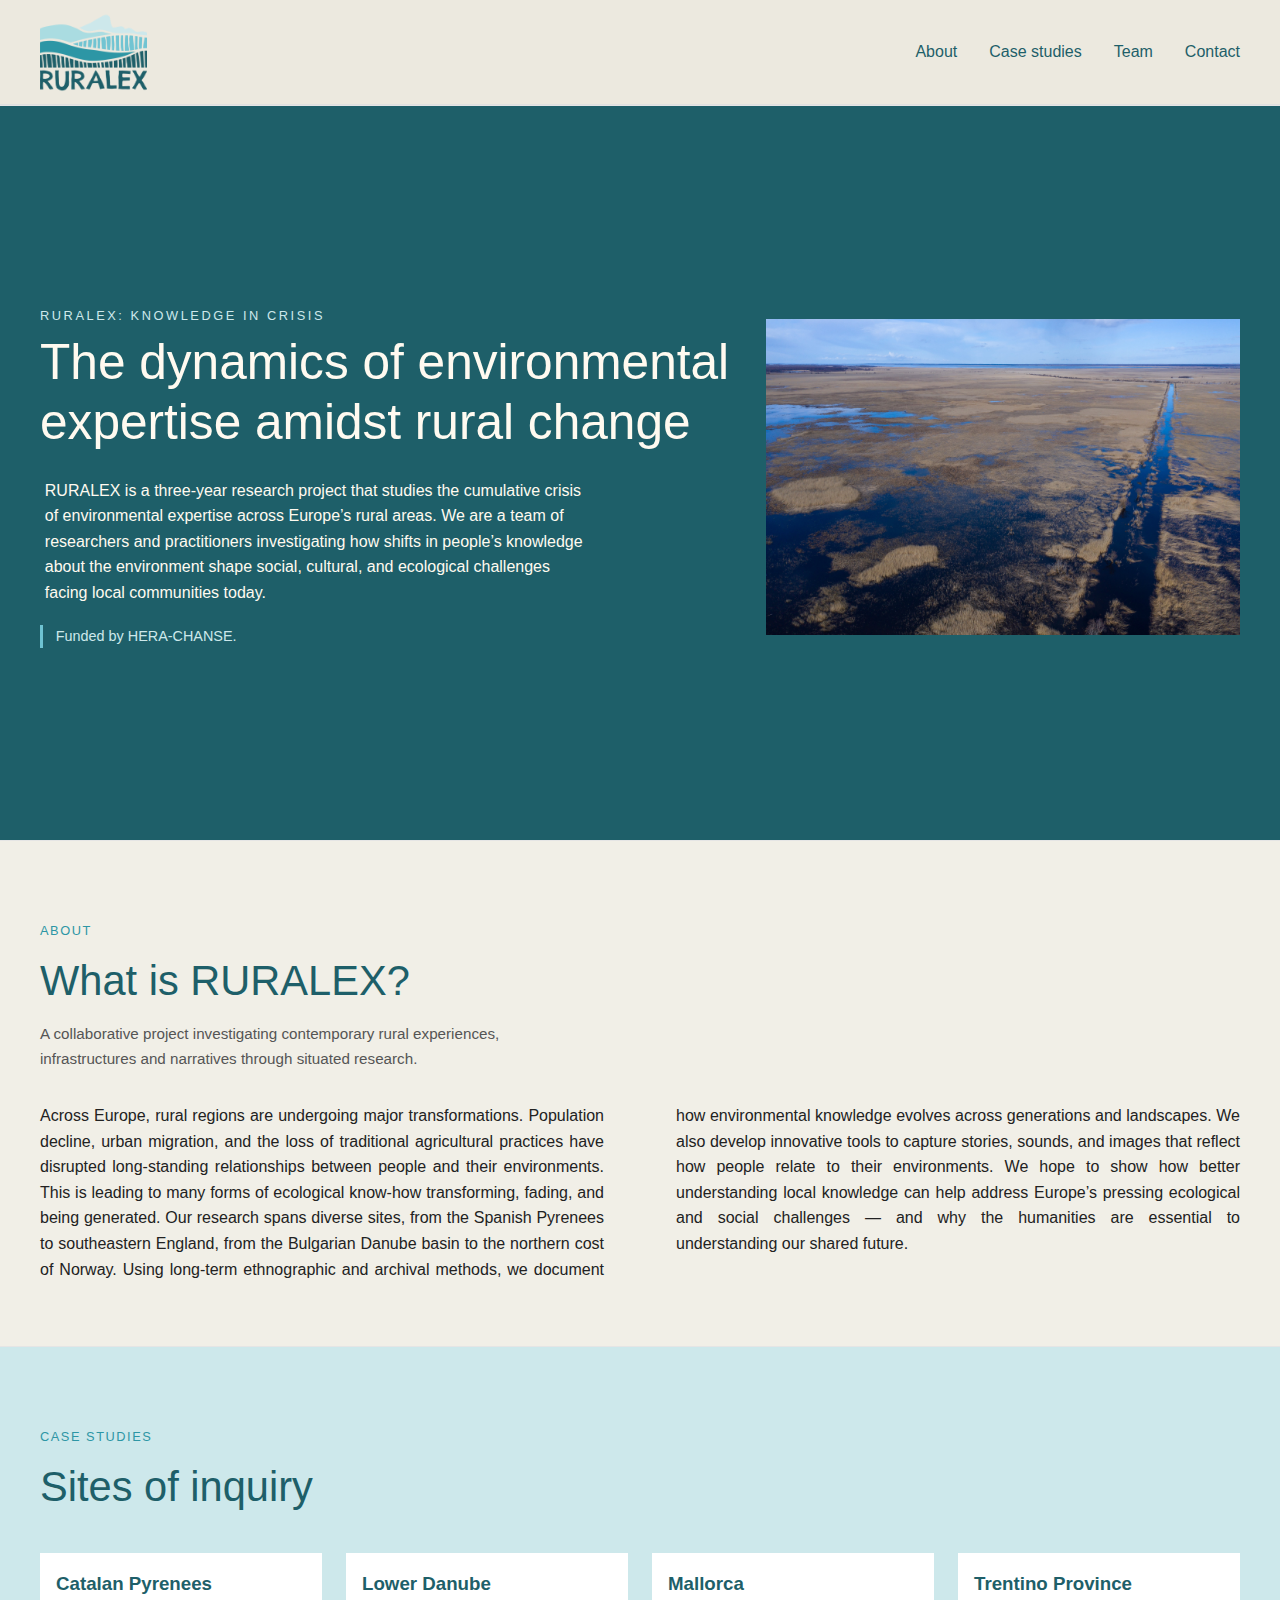
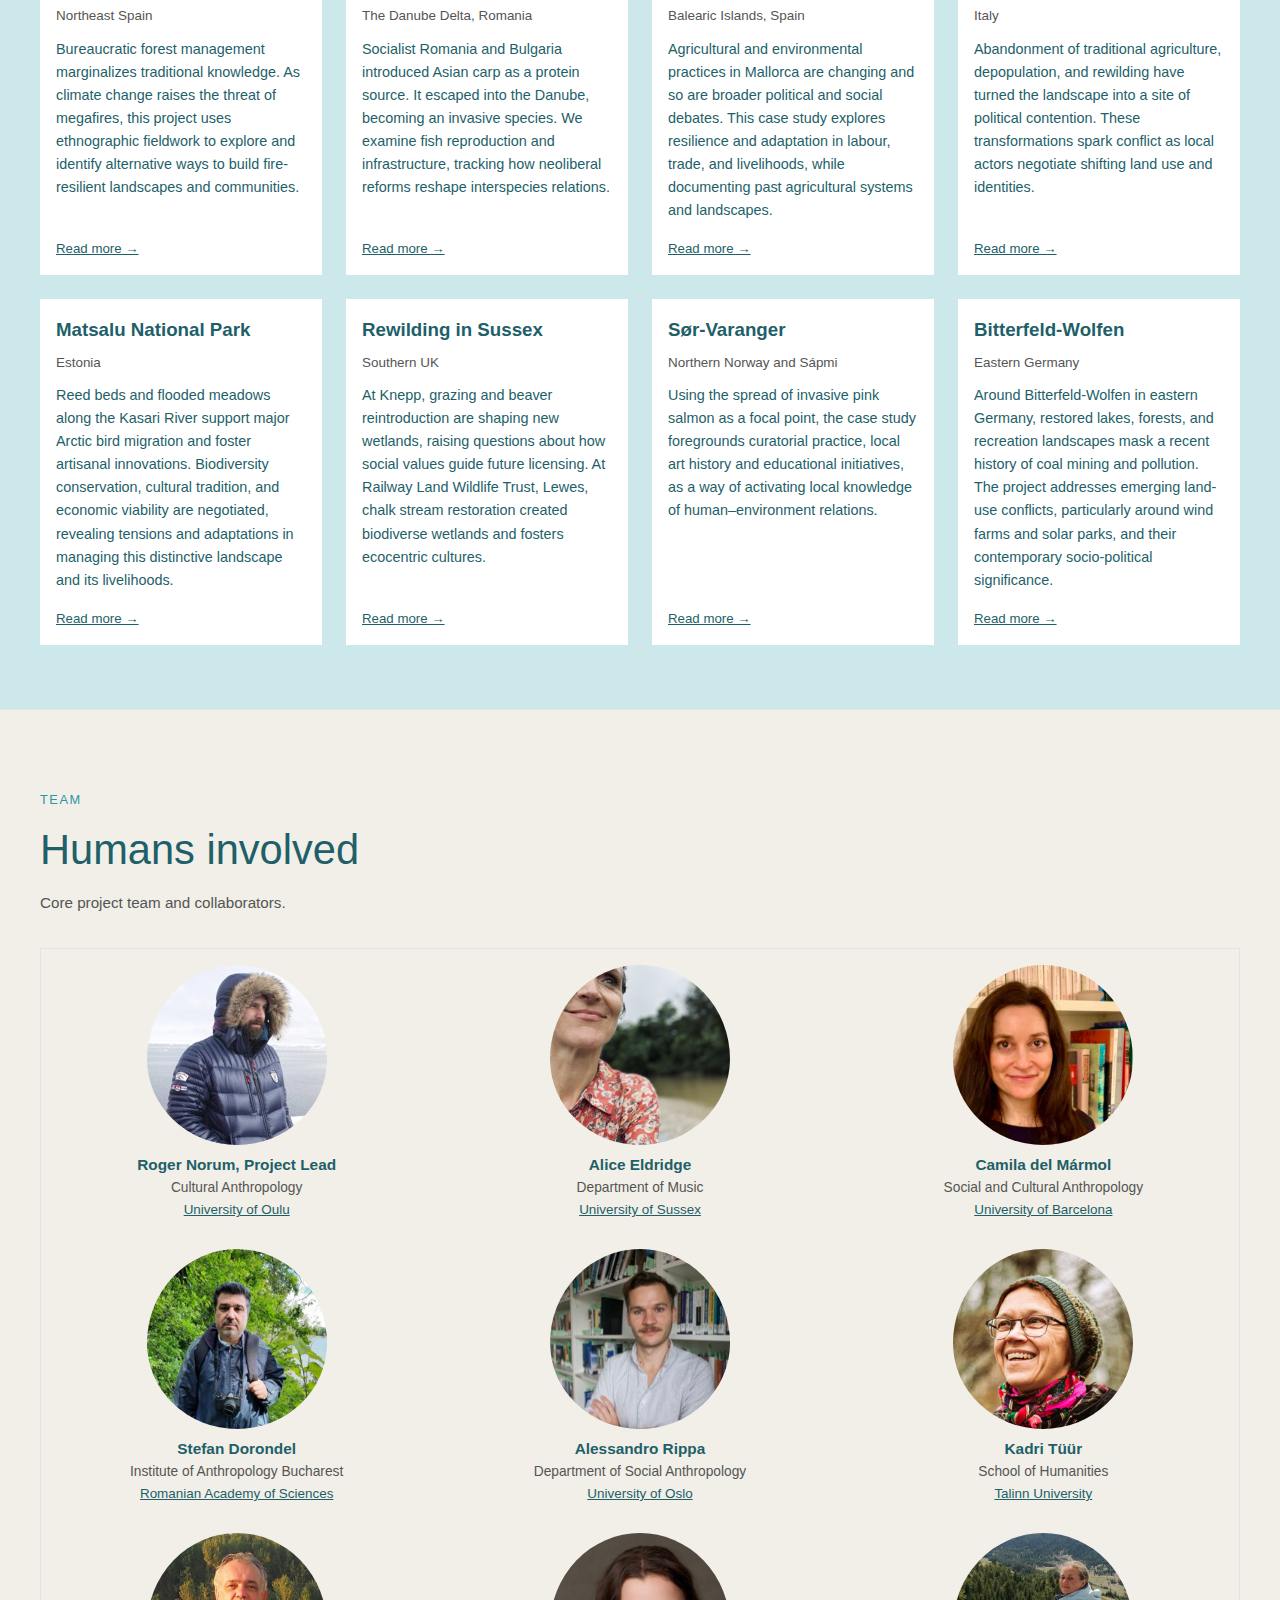
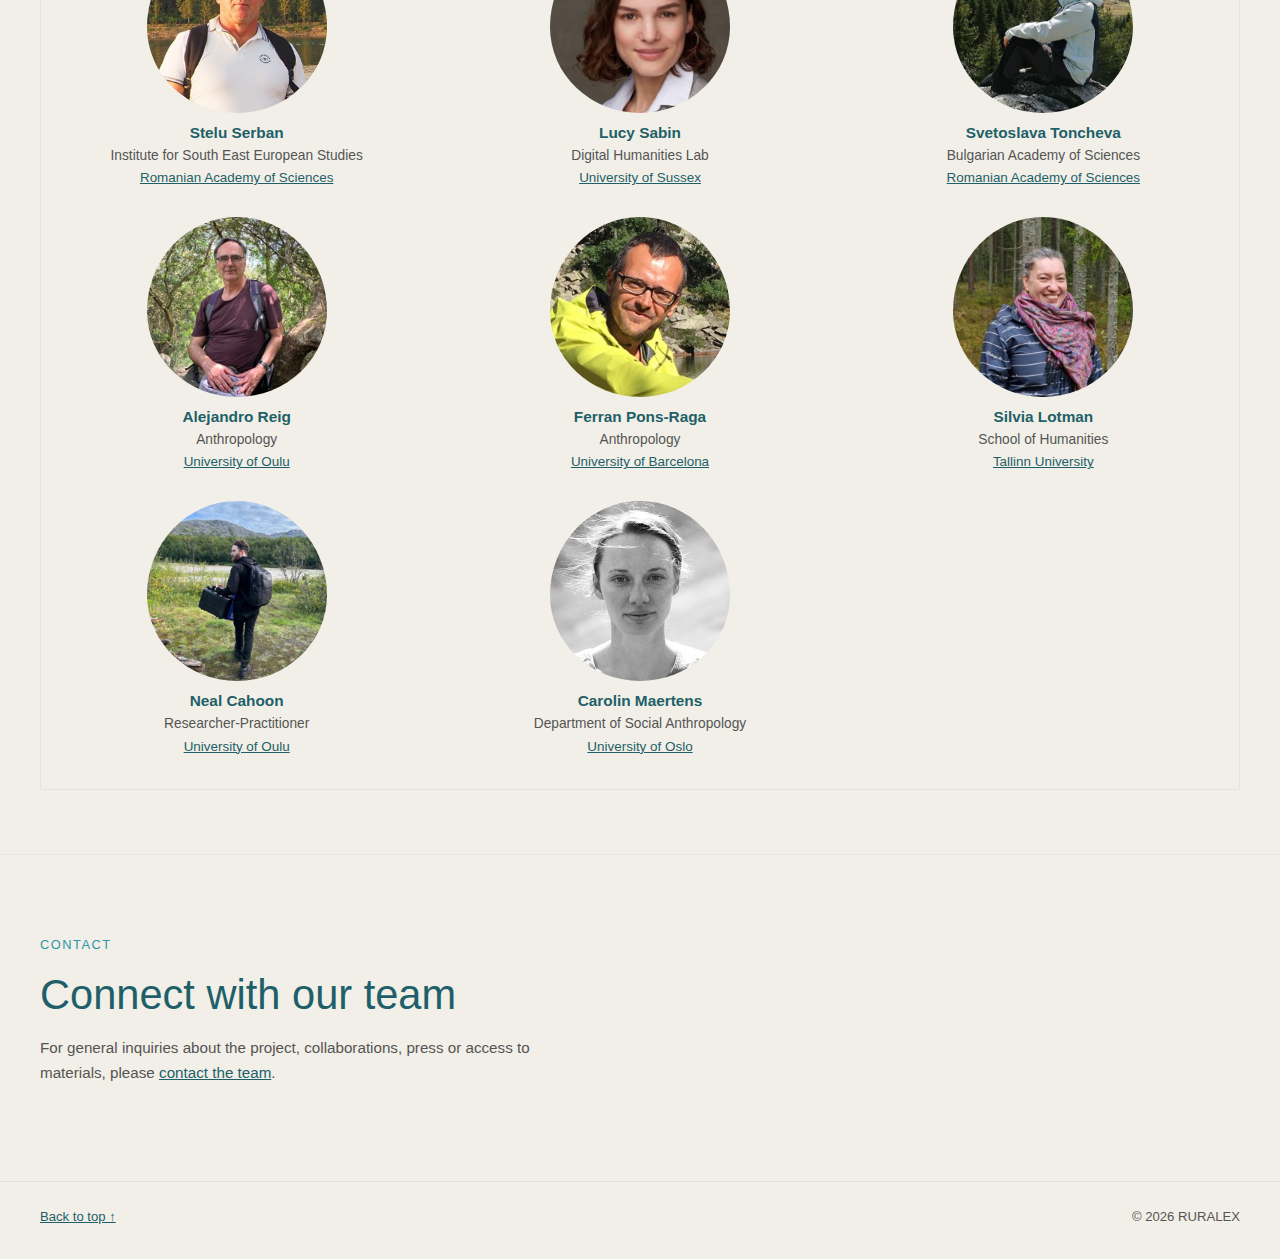
<file: index.html>
<!DOCTYPE html>
<html lang="en">

<head>
    <meta charset="UTF-8" />
    <title>RURALEX – Knowledge in Crisis</title>
    <meta name="viewport" content="width=device-width, initial-scale=1" />
    <link rel="stylesheet" href="styles.css" />
    <link rel="icon" type="image/x-icon" href="/imgs/favicon.png">
</head>

<body id="top">
    <div class="page">
        <!-- ===== Header ===== -->
        <header>
            <div class="container nav">
                <div class="nav-left">
                    <div class="nav-logo" aria-hidden="true">
                        <!-- Make sure this file exists in the same folder -->
                        <a href="#">
                            <img src="./imgs/logo-cropped.png" alt="RURALEX logo" loading="lazy">
                        </a>
                    </div>
                    <div class="nav-text">
                    </div>
                </div>

                <!-- Hamburger button (visible at <= 1200px) -->
                <button class="nav-toggle" aria-label="Toggle navigation" aria-expanded="false" aria-controls="primary-nav">
                    <span class="nav-toggle-bar"></span>
                    <span class="nav-toggle-bar"></span>
                    <span class="nav-toggle-bar"></span>
                </button>

                <nav aria-label="Main navigation">
                    <ul id="primary-nav" class="nav-links">
                        <li><a href="#about">About</a></li>
                        <li><a href="#case-studies">Case studies</a></li>
                        <li><a href="#team">Team</a></li>
                        <!--                        <li><a href="#news">News</a></li>-->
                        <li><a href="#contact">Contact</a></li>
                    </ul>
                </nav>
            </div>
        </header>

        <!-- ===== Hero / Intro ===== -->
        <main>
            <section class="hero">
                <div class="container hero-layout">
                    <div>
                        <div class="hero-tagline">RURALEX: Knowledge in Crisis</div>
                        <h1 class="hero-title">The dynamics of environmental expertise amidst rural change</h1>
                        <p class="hero-lede">
                            RURALEX is a three-year research project that studies the cumulative crisis of environmental expertise across Europe’s rural areas. We are a team of researchers and practitioners investigating how shifts in people’s knowledge about the environment shape social, cultural, and ecological challenges facing local communities today.
                        </p>
                        <div class="hero-meta">
                            Funded by HERA-CHANSE.
                        </div>
                    </div>
                    <div class="hero-visual" aria-hidden="true">
                        <img src="imgs/wetland-kaisel.jpg" alt="Inky wetland landscape stretches majestically into horizon, seen from high angle">
                    </div>
                </div>
            </section>

            <!-- ===== About ===== -->
            <section id="about">
                <div class="container">
                    <div class="section-header">
                        <div class="section-kicker">About</div>
                        <h2 class="section-title">What is RURALEX?</h2>
                        <p class="section-subtitle">
                            A collaborative project investigating contemporary rural experiences, infrastructures and narratives through situated research.
                        </p>
                    </div>

                    <div class="grid">
                        <div class="about-text">
                            <p class="responsive-columns justify">
                                Across Europe, rural regions are undergoing major transformations. Population decline, urban migration, and the loss of traditional agricultural practices have disrupted long-standing relationships between people and their environments. This is leading to many forms of ecological know-how transforming, fading, and being generated. Our research spans diverse sites, from the Spanish Pyrenees to southeastern England, from the Bulgarian Danube basin to the northern cost of Norway. Using long-term ethnographic and archival methods, we document how environmental knowledge evolves across generations and landscapes. We also develop innovative tools to capture stories, sounds, and images that reflect how people relate to their environments. We hope to show how better understanding local knowledge can help address Europe’s pressing ecological and social challenges — and why the humanities are essential to understanding our shared future.
                            </p>
                        </div>
                    </div>
                </div>
            </section>

            <!-- ===== Case Studies ===== -->
            <section id="case-studies">
                <div class="container">
                    <div class="section-header">
                        <div class="section-kicker">Case studies</div>
                        <h2 class="section-title">Sites of inquiry</h2>
                    </div>

                    <div class="case-grid">
                        <article class="case-card">
                            <h3 class="case-title">Catalan Pyrenees</h3>
                            <div class="case-location">Northeast Spain</div>
                            <p class="case-description">
                                Bureaucratic forest management marginalizes traditional knowledge. As climate change raises the threat of megafires, this project uses ethnographic fieldwork to explore and identify alternative ways to build fire-resilient landscapes and communities.
                            </p>
                            <div class="case-link">
                                <a href="./case_pyrenees.html">Read more →</a>
                            </div>
                        </article>

                        <article class="case-card">
                            <h3 class="case-title">Lower Danube</h3>
                            <div class="case-location">The Danube Delta, Romania</div>
                            <p class="case-description">
                                Socialist Romania and Bulgaria introduced Asian carp as a protein source. It escaped into the Danube, becoming an invasive species. We examine fish reproduction and infrastructure, tracking how neoliberal reforms reshape interspecies relations. </p>
                            <div class="case-link">
                                <a href="./case_danube.html">Read more →</a>
                            </div>
                        </article>

                        <article class="case-card">
                            <h3 class="case-title">Mallorca</h3>
                            <div class="case-location">Balearic Islands, Spain</div>
                            <p class="case-description">
                                Agricultural and environmental practices in Mallorca are changing and so are broader political and social debates. This case study explores resilience and adaptation in labour, trade, and livelihoods, while documenting past agricultural systems and landscapes.
                            </p>
                            <div class="case-link">
                                <a href="./case_mallorca.html">Read more →</a>
                            </div>
                        </article>

                        <article class="case-card">
                            <h3 class="case-title">Trentino Province</h3>
                            <div class="case-location">Italy</div>
                            <p class="case-description">
                                Abandonment of traditional agriculture, depopulation, and rewilding have turned the landscape into a site of political contention. These transformations spark conflict as local actors negotiate shifting land use and identities.
                            </p>
                            <div class="case-link">
                                <a href="./case_trentino.html">Read more →</a>
                            </div>
                        </article>

                        <article class="case-card">
                            <h3 class="case-title">Matsalu National Park</h3>
                            <div class="case-location">Estonia</div>
                            <p class="case-description">
                                Reed beds and flooded meadows along the Kasari River support major Arctic bird migration and foster artisanal innovations. Biodiversity conservation, cultural tradition, and economic viability are negotiated, revealing tensions and adaptations in managing this distinctive landscape and its livelihoods.
                            </p>
                            <div class="case-link">
                                <a href="./case_matsalu.html">Read more →</a>
                            </div>
                        </article>

                        <article class="case-card">
                            <h3 class="case-title">Rewilding in Sussex</h3>
                            <div class="case-location">Southern UK</div>
                            <p class="case-description">
                                At Knepp, grazing and beaver reintroduction are shaping new wetlands, raising questions about how social values guide future licensing. At Railway Land Wildlife Trust, Lewes, chalk stream restoration created biodiverse wetlands and fosters ecocentric cultures.
                            </p>
                            <div class="case-link">
                                <a href="./case_sussex.html">Read more →</a>
                            </div>
                        </article>

                        <article class="case-card">
                            <h3 class="case-title">Sør-Varanger</h3>
                            <div class="case-location">Northern Norway and Sápmi</div>
                            <p class="case-description">
                                Using the spread of invasive pink salmon as a focal point, the case study foregrounds curatorial practice, local art history and educational initiatives, as a way of activating local knowledge of human–environment relations.</p>
                            <div class="case-link">
                                <a href="./case_norway.html">Read more →</a>
                            </div>
                        </article>

                        <article class="case-card">
                            <h3 class="case-title">Bitterfeld-Wolfen</h3>
                            <div class="case-location">Eastern Germany</div>
                            <p class="case-description">
                                Around Bitterfeld-Wolfen in eastern Germany, restored lakes, forests, and recreation landscapes mask a recent history of coal mining and pollution. The project addresses emerging land-use conflicts, particularly around wind farms and solar parks, and their contemporary socio-political significance. </p>
                            <div class="case-link">
                                <a href="./case_bitterfeld.html">Read more →</a>
                            </div>
                        </article>
                    </div>
                </div>
            </section>

            <!-- ===== Team ===== -->
            <section id="team">
                <div class="container">
                    <div class="section-header">
                        <div class="section-kicker">Team</div>
                        <h2 class="section-title">Humans involved</h2>
                        <p class="section-subtitle">
                            Core project team and collaborators.
                        </p>
                    </div>

                    <div class="team-grid">
                        <div class="team-member">
                            <img class="team-profile" src="imgs/profile_roger.jpeg" alt="person wearing hood in icy and watery environs" />
                            <div class="team-name">Roger Norum, Project Lead</div>
                            <div class="team-role">Cultural Anthropology</div>
                            <div class="team-affiliation"><a href="https://www.oulu.fi/en/researchers/roger-norum" target="_blank">University of Oulu</a></div>
                        </div>
                        <div class="team-member">
                            <img class="team-profile" src="imgs/profile_alice.jpeg" alt="face smiling with vegetation in background" />
                            <div class="team-name">Alice Eldridge</div>
                            <div class="team-role">Department of Music</div>
                            <div class="team-affiliation"><a href="https://profiles.sussex.ac.uk/p127749-alice-eldridge" target="_blank">University of Sussex</a></div>
                        </div>
                        <div class="team-member">
                            <img class="team-profile" src="imgs/profile_camila.jpeg" alt="softly smiling, book shelf in background" />
                            <div class="team-name">Camila del Mármol</div>
                            <div class="team-role">Social and Cultural Anthropology</div>
                            <div class="team-affiliation"><a href="https://sira.ub.edu/static/fitxes/GeografiaHistoria.html?id=cdelmarmol.ub.edu&lang=en" target="_blank">University of Barcelona</a></div>
                        </div>
                        <div class="team-member">
                            <img class="team-profile" src="imgs/profile_stefan.jpeg" alt="camera hanging from neck, dark jacket and green leaves" />
                            <div class="team-name">Stefan Dorondel</div>
                            <div class="team-role">Institute of Anthropology Bucharest</div>
                            <div class="team-affiliation"><a href="https://www.antropologia.ro/departamente/antropologie-culturala-si-sociala" target="_blank">Romanian Academy of Sciences</a></div>
                        </div>
                        <div class="team-member">
                            <img class="team-profile" src="imgs/profile_alessandro.jpeg" alt="in library wearing shirt with arms folded" />
                            <div class="team-name">Alessandro Rippa</div>
                            <div class="team-role">Department of Social Anthropology</div>
                            <div class="team-affiliation"><a href="https://www.sv.uio.no/sai/english/people/aca/alessrip/" target="_blank">University of Oslo</a></div>
                        </div>
                        <!-- 9 more placeholders -->
                        <div class="team-member">
                            <img class="team-profile" src="imgs/profile_kadri.jpeg" alt="laughing smiling in beanie and glasses" />
                            <div class="team-name">Kadri Tüür</div>
                            <div class="team-role">School of Humanities</div>
                            <div class="team-affiliation"><a href="https://www.tlu.ee/en/node/109290" target="_blank">Talinn University</a></div>
                        </div>
                        <div class="team-member">
                            <img class="team-profile" src="imgs/profile_serban.jpeg" alt="white tee and backpack with water and forest behind" />
                            <div class="team-name">Stelu Serban</div>
                            <div class="team-role">Institute for South East European Studies</div>
                            <div class="team-affiliation"><a href="https://www.acadsudest.ro/en/personal-files-issee-researchers" target="_blank">Romanian Academy of Sciences</a></div>
                        </div>
                        <div class="team-member">
                            <img class="team-profile" src="imgs/profile_lucy.jpeg" alt="wearing white shirt and hoop earrings" />
                            <div class="team-name">Lucy Sabin</div>
                            <div class="team-role">Digital Humanities Lab</div>
                            <div class="team-affiliation"><a href="https://profiles.sussex.ac.uk/p555757-lucy-sabin" target="_blank">University of Sussex</a></div>
                        </div>
                        <div class="team-member">
                            <img class="team-profile" src="imgs/profile_svetoslava.jpg" alt="sitting sideways on rock" />
                            <div class="team-name">Svetoslava Toncheva</div>
                            <div class="team-role">Bulgarian Academy of Sciences</div>
                            <div class="team-affiliation"><a href="https://www.acadsudest.ro/en/personal-files-issee-researchers" target="_blank">Romanian Academy of Sciences</a></div>
                        </div>
                        <div class="team-member">
                            <img class="team-profile" src="imgs/profile_alejandro.jpeg" alt="person leaning against tree" />
                            <div class="team-name">Alejandro Reig</div>
                            <div class="team-role">Anthropology</div>
                            <div class="team-affiliation"><a href="https://www.oulu.fi/en/university/faculties-and-units/faculty-humanities" target="_blank">University of Oulu</a></div>
                        </div>
                        <div class="team-member">
                            <img class="team-profile" src="imgs/profile_ferran.jpeg" alt="half-smile, wearing bright yellow coat" />
                            <div class="team-name">Ferran Pons-Raga</div>
                            <div class="team-role">Anthropology</div>
                            <div class="team-affiliation"><a href="https://www.ipna.csic.es/en/personnel/ferran-pons-raga" target="_blank">University of Barcelona</a></div>
                        </div>
                        <div class="team-member">
                            <img class="team-profile" src="imgs/profile_silvia.jpeg" alt="man wearing hood in icy and watery environs" />
                            <div class="team-name">Silvia Lotman</div>
                            <div class="team-role">School of Humanities</div>
                            <div class="team-affiliation"><a href="https://www.tlu.ee/en/node/120510" target="_blank">Tallinn University</a></div>
                        </div>
                        <div class="team-member">
                            <img class="team-profile" src="imgs/profile_neal.jpeg" alt="facing partly away holding field equipment" />
                            <div class="team-name">Neal Cahoon</div>
                            <div class="team-role">Researcher-Practitioner</div>
                            <div class="team-affiliation"><a href="https://www.oulu.fi/en/university/faculties-and-units" target="_blank">University of Oulu</a></div>
                        </div>
                        <div class="team-member">
                            <img class="team-profile" src="imgs/profile_carolin.jpeg" alt="gazing into camera with wind in hair" />
                            <div class="team-name">Carolin Maertens</div>
                            <div class="team-role">Department of Social Anthropology</div>
                            <div class="team-affiliation"><a href="https://www.sv.uio.no/sai/english/people/aca/caroma/" target="_blank">University of Oslo</a></div>
                        </div>
                    </div>
                </div>
            </section>


<!--
            <section id="news">
                <div class="container">
                    <div class="section-header">
                        <div class="section-kicker">News and Publications</div>
                        <h2 class="section-title">Updates from the project</h2>
                    </div>

                    <div class="news-list">
                        <article class="news-post">
                            <div class="news-meta">February 13, 2026 · Event report · Lucy Sabin & Alice Eldridge</div>
                            <h3 class="news-title"><i>La libre évolution!</i> Letting Nature express herself</h3>
                            <p class="news-excerpt">
                                Similar to rewilding, in France <i>la libre évolution</i> is an emerging proposition for humbler relations with non-human Nature. After attending the third IUCN symposium on this topic at UNESCO headquarters in Paris, we dwell on three timely takeaways. First, in nature recovery projects that are necessarily designed to exceed human control, the question of measuring their progress remains elusive. Second, placing faith in ecological processes resonates with – we hope – a cresting wave in the rights of nature movement, which is powered by situated knowledge and place attachment. Third, connecting ecological restoration projects across scales, and situating them within international targets for biodiversity, will depend on just and transparent cartographic practices for identifying and prospecting "natural" spaces in dialogue with local actors.
                            </p>
                            <div class="news-link">
                                <a href="./template.html">Read more →</a>
                            </div>
                        </article>
                    </div>
                </div>
            </section>
-->

            <!-- ===== Contact ===== -->
            <section id="contact">
                <div class="container">
                    <div class="section-header">
                        <div class="section-kicker">Contact</div>
                        <h2 class="section-title">Connect with our team</h2>
                        <p class="section-subtitle">
                            For general inquiries about the project, collaborations, press or access to materials,
                            please <a href="mailto:roger.norum@oulu.fi">contact the team</a>.
                        </p>
                    </div>
                </div>
            </section>
        </main>

        <!-- ===== Footer ===== -->
        <footer>
            <div class="container footer-inner">
                <div><a href="#top">Back to top ↑</a></div>
                <div>© <span id="year"></span> RURALEX</div>
            </div>
        </footer>
    </div>

    <script>
        // Footer year
        document.getElementById('year').textContent = new Date().getFullYear();

        // Hamburger toggle
        const navToggle = document.querySelector('.nav-toggle');
        const primaryNav = document.getElementById('primary-nav');

        navToggle.addEventListener('click', () => {
            const isOpen = primaryNav.classList.toggle('nav-open');
            navToggle.setAttribute('aria-expanded', isOpen ? 'true' : 'false');
        });

    </script>
</body>

</html>
</file>
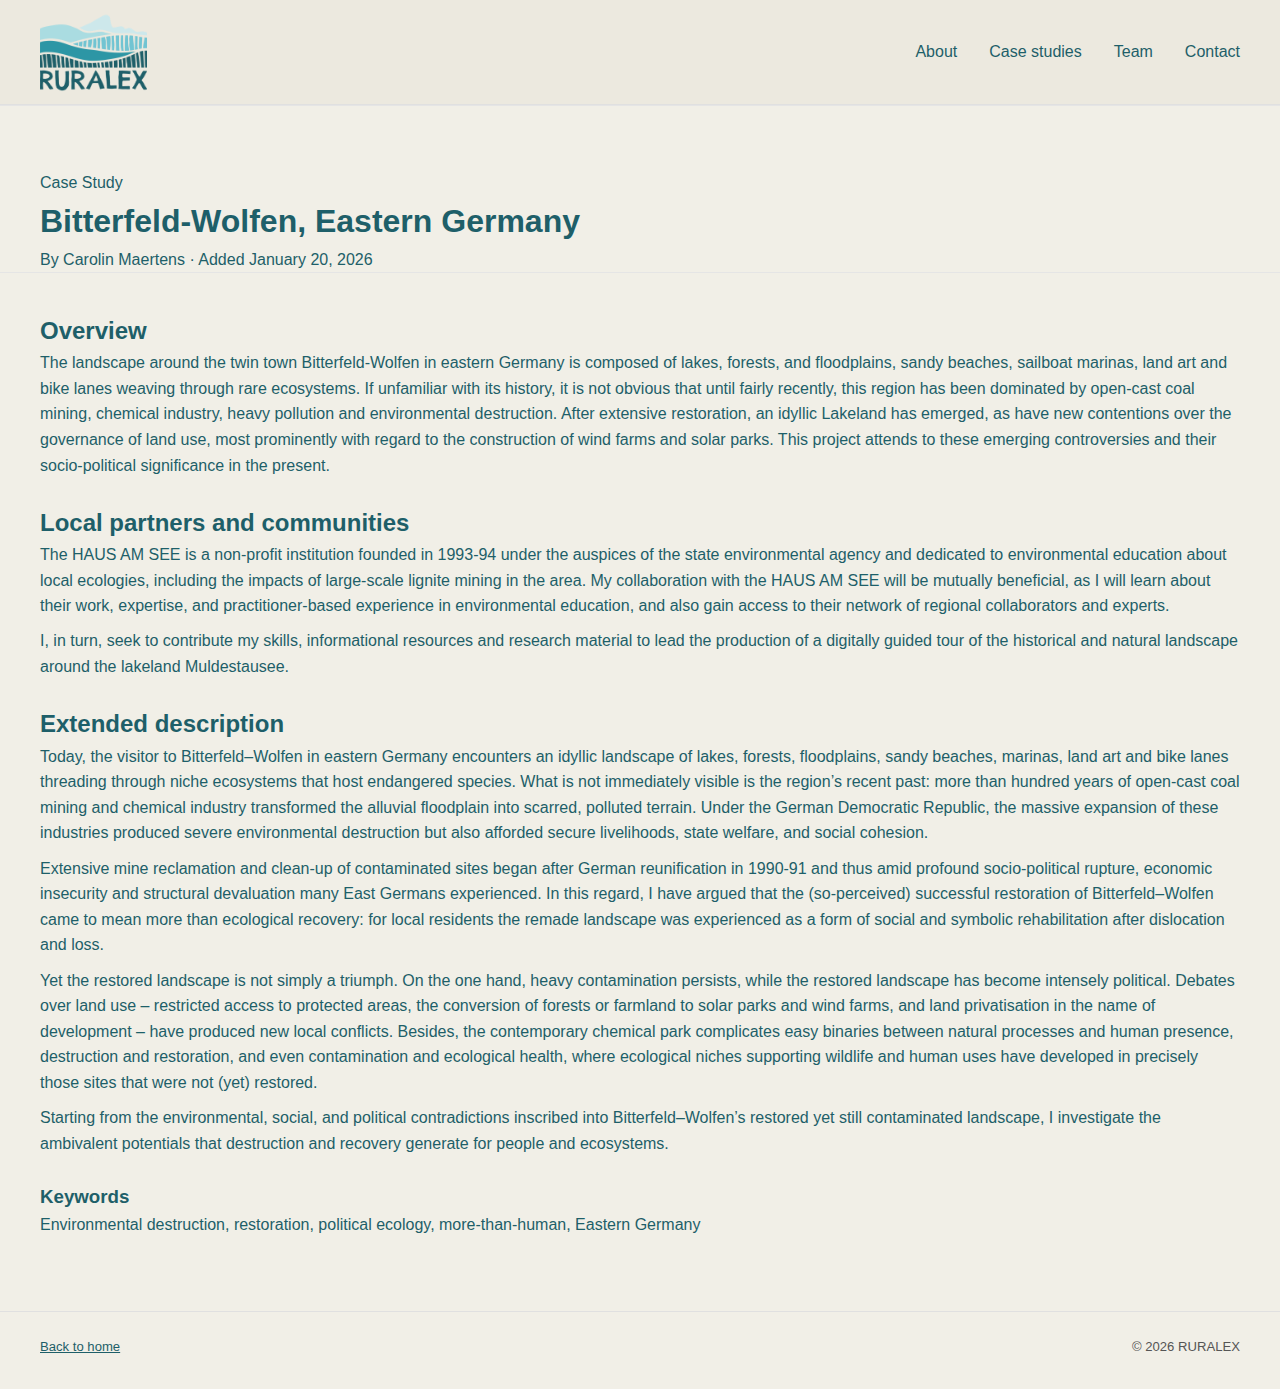
<file: case_bitterfeld.html>
<!DOCTYPE html>
<html lang="en">

<head>
    <meta charset="UTF-8" />
    <title>RURALEX</title>
    <meta name="viewport" content="width=device-width, initial-scale=1" />
    <link rel="stylesheet" href="./styles.css" />
    <link rel="icon" type="image/x-icon" href="/imgs/favicon.png">
</head>

<body>
    <div class="page">
        <!-- ===== Header ===== -->
        <header>
            <div class="container nav">
                <div class="nav-left">
                    <div class="nav-logo" aria-hidden="true">
                        <a href="./index.html"> <img src="./imgs/logo-cropped.png" alt="RURALEX logo">
                        </a>
                    </div>
                    <div class="nav-text">
                    </div>
                </div>

                <!-- Hamburger button (visible at <= 1200px) -->
                <button class="nav-toggle" aria-label="Toggle navigation" aria-expanded="false" aria-controls="primary-nav">
                    <span class="nav-toggle-bar"></span>
                    <span class="nav-toggle-bar"></span>
                    <span class="nav-toggle-bar"></span>
                </button>

                <nav aria-label="Main navigation">
                    <ul id="primary-nav" class="nav-links">
                        <li><a href="./index.html#about">About</a></li>
                        <li><a href="./index.html#case-studies">Case studies</a></li>
                        <li><a href="./index.html#team">Team</a></li>
                        <!--                        <li><a href="./index.html#news">News</a></li>-->
                        <li><a href="./index.html#contact">Contact</a></li>
                    </ul>
                </nav>
            </div>
        </header>

        <!-- Content below -->

        <main>
            <section class="post-hero">
                <div class="container post-hero-inner">
                    <div class="post-hero-meta">
                        <div class="post-kicker">Case Study</div>
                        <h1 class="post-title">Bitterfeld-Wolfen, Eastern Germany</h1>
                        <div class="post-meta-line">
                            <span>By Carolin Maertens</span>
                            <span>·</span>
                            <span>Added January 20, 2026</span>
                        </div>
                    </div>
                   
                </div>
            </section>

            <section class="post-body-section">
                <div class="container post-layout">
                    <!-- Main article -->
                    <article class="post-body" aria-label="Blog post content">
                        <h2>Overview</h2>
                        <p>
                            The landscape around the twin town Bitterfeld-Wolfen in eastern Germany is composed of lakes, forests, and floodplains, sandy beaches, sailboat marinas, land art and bike lanes weaving through rare ecosystems. If unfamiliar with its history, it is not obvious that until fairly recently, this region has been dominated by open-cast coal mining, chemical industry, heavy pollution and environmental destruction. After extensive restoration, an idyllic Lakeland has emerged, as have new contentions over the governance of land use, most prominently with regard to the construction of wind farms and solar parks. This project attends to these emerging controversies and their socio-political significance in the present.
                        </p>
                        <h2>Local partners and communities</h2>
                        <p>
                            The HAUS AM SEE is a non‑profit institution founded in 1993-94 under the auspices of the state environmental agency and dedicated to environmental education about local ecologies, including the impacts of large‑scale lignite mining in the area. My collaboration with the HAUS AM SEE will be mutually beneficial, as I will learn about their work, expertise, and practitioner‑based experience in environmental education, and also gain access to their network of regional collaborators and experts.</p>
                        <p>I, in turn, seek to contribute my skills, informational resources and research material to lead the production of a digitally guided tour of the historical and natural landscape around the lakeland Muldestausee.
                        </p>

                        <h2>Extended description</h2>
                        <p>
                            Today, the visitor to Bitterfeld–Wolfen in eastern Germany encounters an idyllic landscape of lakes, forests, floodplains, sandy beaches, marinas, land art and bike lanes threading through niche ecosystems that host endangered species. What is not immediately visible is the region’s recent past: more than hundred years of open‑cast coal mining and chemical industry transformed the alluvial floodplain into scarred, polluted terrain. Under the German Democratic Republic, the massive expansion of these industries produced severe environmental destruction but also afforded secure livelihoods, state welfare, and social cohesion.
                        </p>
                        <p>
                            Extensive mine reclamation and clean‑up of contaminated sites began after German reunification in 1990-91 and thus amid profound socio-political rupture, economic insecurity and structural devaluation many East Germans experienced. In this regard, I have argued that the (so-perceived) successful restoration of Bitterfeld–Wolfen came to mean more than ecological recovery: for local residents the remade landscape was experienced as a form of social and symbolic rehabilitation after dislocation and loss.
                        </p>
                        <p>
                            Yet the restored landscape is not simply a triumph. On the one hand, heavy contamination persists, while the restored landscape has become intensely political. Debates over land use – restricted access to protected areas, the conversion of forests or farmland to solar parks and wind farms, and land privatisation in the name of development – have produced new local conflicts. Besides, the contemporary chemical park complicates easy binaries between natural processes and human presence, destruction and restoration, and even contamination and ecological health, where ecological niches supporting wildlife and human uses have developed in precisely those sites that were not (yet) restored.
                        </p>
                        <p>
                            Starting from the environmental, social, and political contradictions inscribed into Bitterfeld–Wolfen’s restored yet still contaminated landscape, I investigate the ambivalent potentials that destruction and recovery generate for people and ecosystems.
                        </p>

                        <h3>Keywords</h3>

                        <p>
                            Environmental destruction, restoration, political ecology, more-than-human, Eastern Germany
                        </p>
                    </article>


                </div>
            </section>
        </main>

        <footer>
            <div class="container footer-inner">
                <div><a href="./index.html">Back to home</a></div>
                <div>© <span id="year"></span> RURALEX</div>
            </div>
        </footer>

    </div>
    
     <script>
        // Footer year
        document.getElementById('year').textContent = new Date().getFullYear();

        // Hamburger toggle
        const navToggle = document.querySelector('.nav-toggle');
        const primaryNav = document.getElementById('primary-nav');

        navToggle.addEventListener('click', () => {
            const isOpen = primaryNav.classList.toggle('nav-open');
            navToggle.setAttribute('aria-expanded', isOpen ? 'true' : 'false');
        });

    </script>

    </body>

</html>
</file>
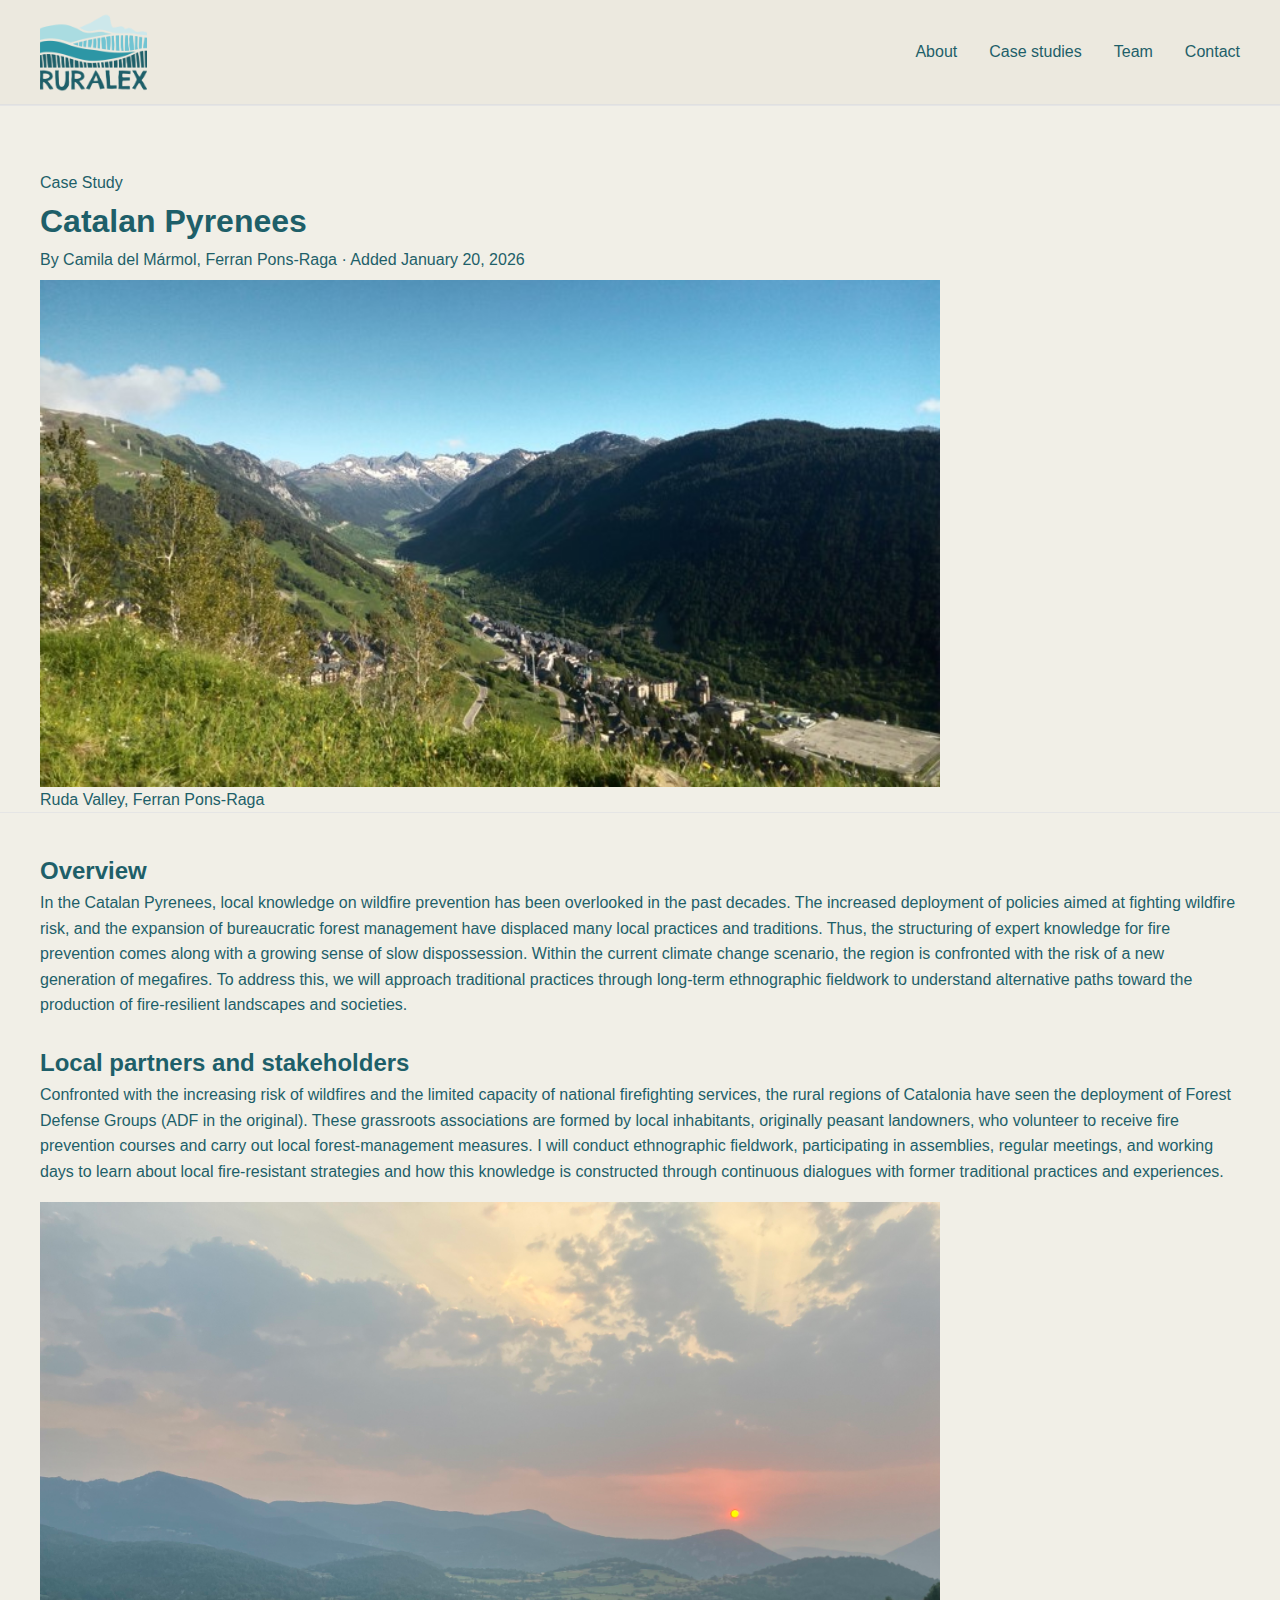
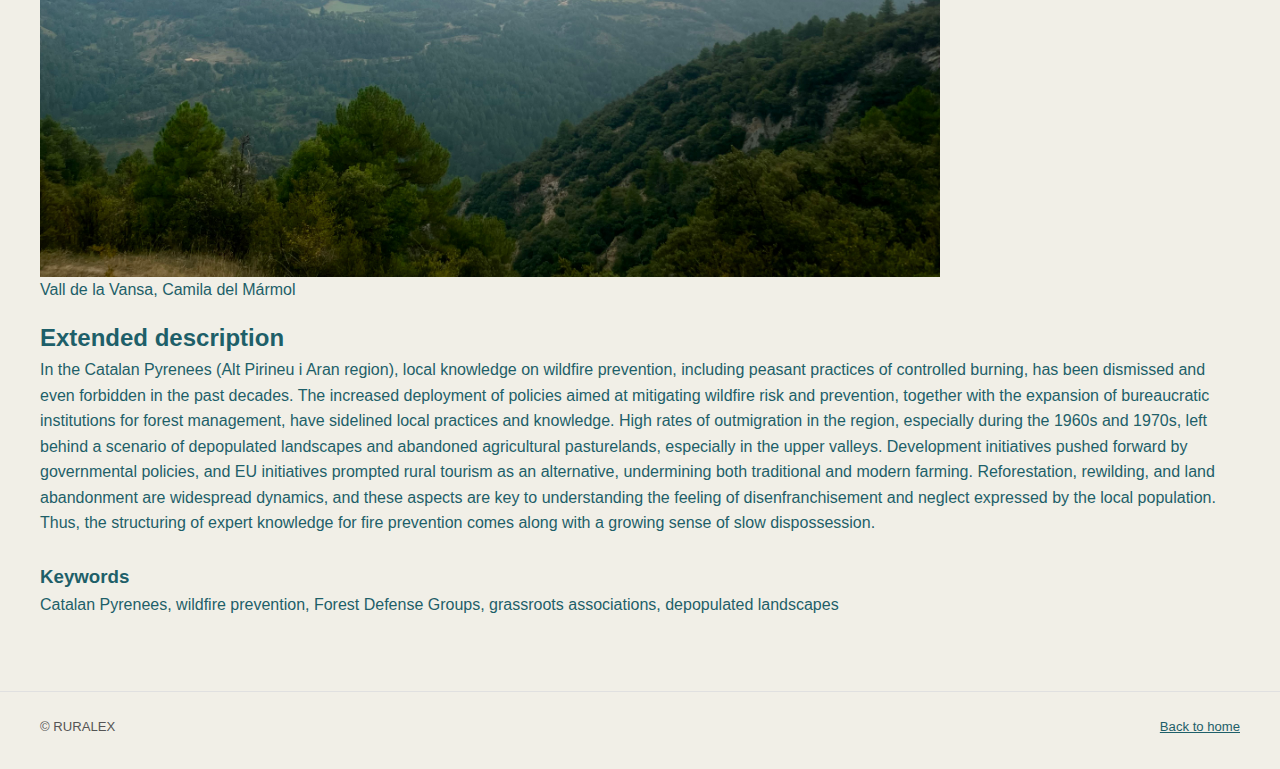
<file: case_catalan-pyrenees.html>
<!DOCTYPE html>
<html lang="en">

<head>
    <meta charset="UTF-8" />
    <title>RURALEX</title>
    <meta name="viewport" content="width=device-width, initial-scale=1" />
    <link rel="stylesheet" href="/styles.css" />
    <link rel="icon" type="image/x-icon" href="/imgs/favicon.png">
</head>

<body>
    <div class="page">
        <!-- ===== Header ===== -->
        <header>
            <div class="container nav">
                <div class="nav-left">
                    <div class="nav-logo" aria-hidden="true">
                        <a href="./index.html"> <img src="./imgs/logo-cropped.png" alt="RURALEX logo">
                        </a>
                    </div>
                    <div class="nav-text">
                    </div>
                </div>

                <!-- Hamburger button (visible at <= 1200px) -->
                <button class="nav-toggle" aria-label="Toggle navigation" aria-expanded="false" aria-controls="primary-nav">
                    <span class="nav-toggle-bar"></span>
                    <span class="nav-toggle-bar"></span>
                    <span class="nav-toggle-bar"></span>
                </button>

                <nav aria-label="Main navigation">
                    <ul id="primary-nav" class="nav-links">
                        <li><a href="./index.html#about">About</a></li>
                        <li><a href="./index.html#case-studies">Case studies</a></li>
                        <li><a href="./index.html#team">Team</a></li>
                        <!--                        <li><a href="./index.html#news">News</a></li>-->
                        <li><a href="./index.html#contact">Contact</a></li>
                    </ul>
                </nav>
            </div>
        </header>

        <!-- Content below -->

        <main>
            <section class="post-hero">
                <div class="container post-hero-inner">
                    <div class="post-hero-meta">
                        <div class="post-kicker">Case Study</div>
                        <h1 class="post-title">Catalan Pyrenees</h1>
                        <div class="post-meta-line">
                            <span>By Camila del Mármol, Ferran Pons-Raga</span>
                            <span>·</span>
                            <span>Added January 20, 2026</span>
                        </div>
                    </div>
                    <figure class="post-hero-media">
                        <!-- add link to image file and alt text below -->
                        <img class="news-main-img" src="/imgs/ruda-valley-ferran.jpg" alt="Descriptive alt text">
                        <figcaption>Ruda Valley, Ferran Pons-Raga</figcaption>
                    </figure>
                </div>
            </section>

            <section class="post-body-section">
                <div class="container post-layout">
                    <!-- Main article -->
                    <article class="post-body" aria-label="Blog post content">
                        <h2>Overview</h2>
                        <p>
                            In the Catalan Pyrenees, local knowledge on wildfire prevention has been overlooked in the past decades. The increased deployment of policies aimed at fighting wildfire risk, and the expansion of bureaucratic forest management have displaced many local practices and traditions. Thus, the structuring of expert knowledge for fire prevention comes along with a growing sense of slow dispossession. Within the current climate change scenario, the region is confronted with the risk of a new generation of megafires. To address this, we will approach traditional practices through long-term ethnographic fieldwork to understand alternative paths toward the production of fire-resilient landscapes and societies.
                        </p>
                        <h2>Local partners and stakeholders</h2>
                        <p>
                            Confronted with the increasing risk of wildfires and the limited capacity of national firefighting services, the rural regions of Catalonia have seen the deployment of Forest Defense Groups (ADF in the original). These grassroots associations are formed by local inhabitants, originally peasant landowners, who volunteer to receive fire prevention courses and carry out local forest-management measures. I will conduct ethnographic fieldwork, participating in assemblies, regular meetings, and working days to learn about local fire-resistant strategies and how this knowledge is constructed through continuous dialogues with former traditional practices and experiences.
                        </p>
                        
                        <figure class="post-hero-media">
                        <!-- add link to image file and alt text below -->
                        <img class="news-main-img" src="/imgs/vall-de-la-vansa-camila.jpeg" alt="Descriptive alt text">
                        <figcaption>Vall de la Vansa, Camila del Mármol</figcaption>
                    </figure>
                        
                        <h2>Extended description</h2>
                        <p>
                            In the Catalan Pyrenees (Alt Pirineu i Aran region), local knowledge on wildfire prevention, including peasant practices of controlled burning, has been dismissed and even forbidden in the past decades. The increased deployment of policies aimed at mitigating wildfire risk and prevention, together with the expansion of bureaucratic institutions for forest management, have sidelined local practices and knowledge. High rates of outmigration in the region, especially during the 1960s and 1970s, left behind a scenario of depopulated landscapes and abandoned agricultural pasturelands, especially in the upper valleys. Development initiatives pushed forward by governmental policies, and EU initiatives prompted rural tourism as an alternative, undermining both traditional and modern farming. Reforestation, rewilding, and land abandonment are widespread dynamics, and these aspects are key to understanding the feeling of disenfranchisement and neglect expressed by the local population. Thus, the structuring of expert knowledge for fire prevention comes along with a growing sense of slow dispossession.
                        </p>

                        <h3>Keywords</h3>
                        <p>
                            Catalan Pyrenees, wildfire prevention, Forest Defense Groups, grassroots associations, depopulated landscapes
                        </p>

                    </article>

                    <!-- Sidebar -->
                    <!--
                    <aside class="post-sidebar" aria-label="Sidebar">
                        <section class="sidebar-block">
                            <hr>
                            <h2 class="sidebar-title">Researcher profiles</h2>
                            <p>
                                This research is conducted by...
                            </p>
                        </section>

                    </aside>
-->
                </div>
            </section>
        </main>

        <footer>
            <div class="container footer-inner">
                <div>© <span id="year"></span> RURALEX</div>
                <div><a href="./index.html">Back to home</a></div>
            </div>
        </footer>
        
    </div>
</body>

</html>
</file>
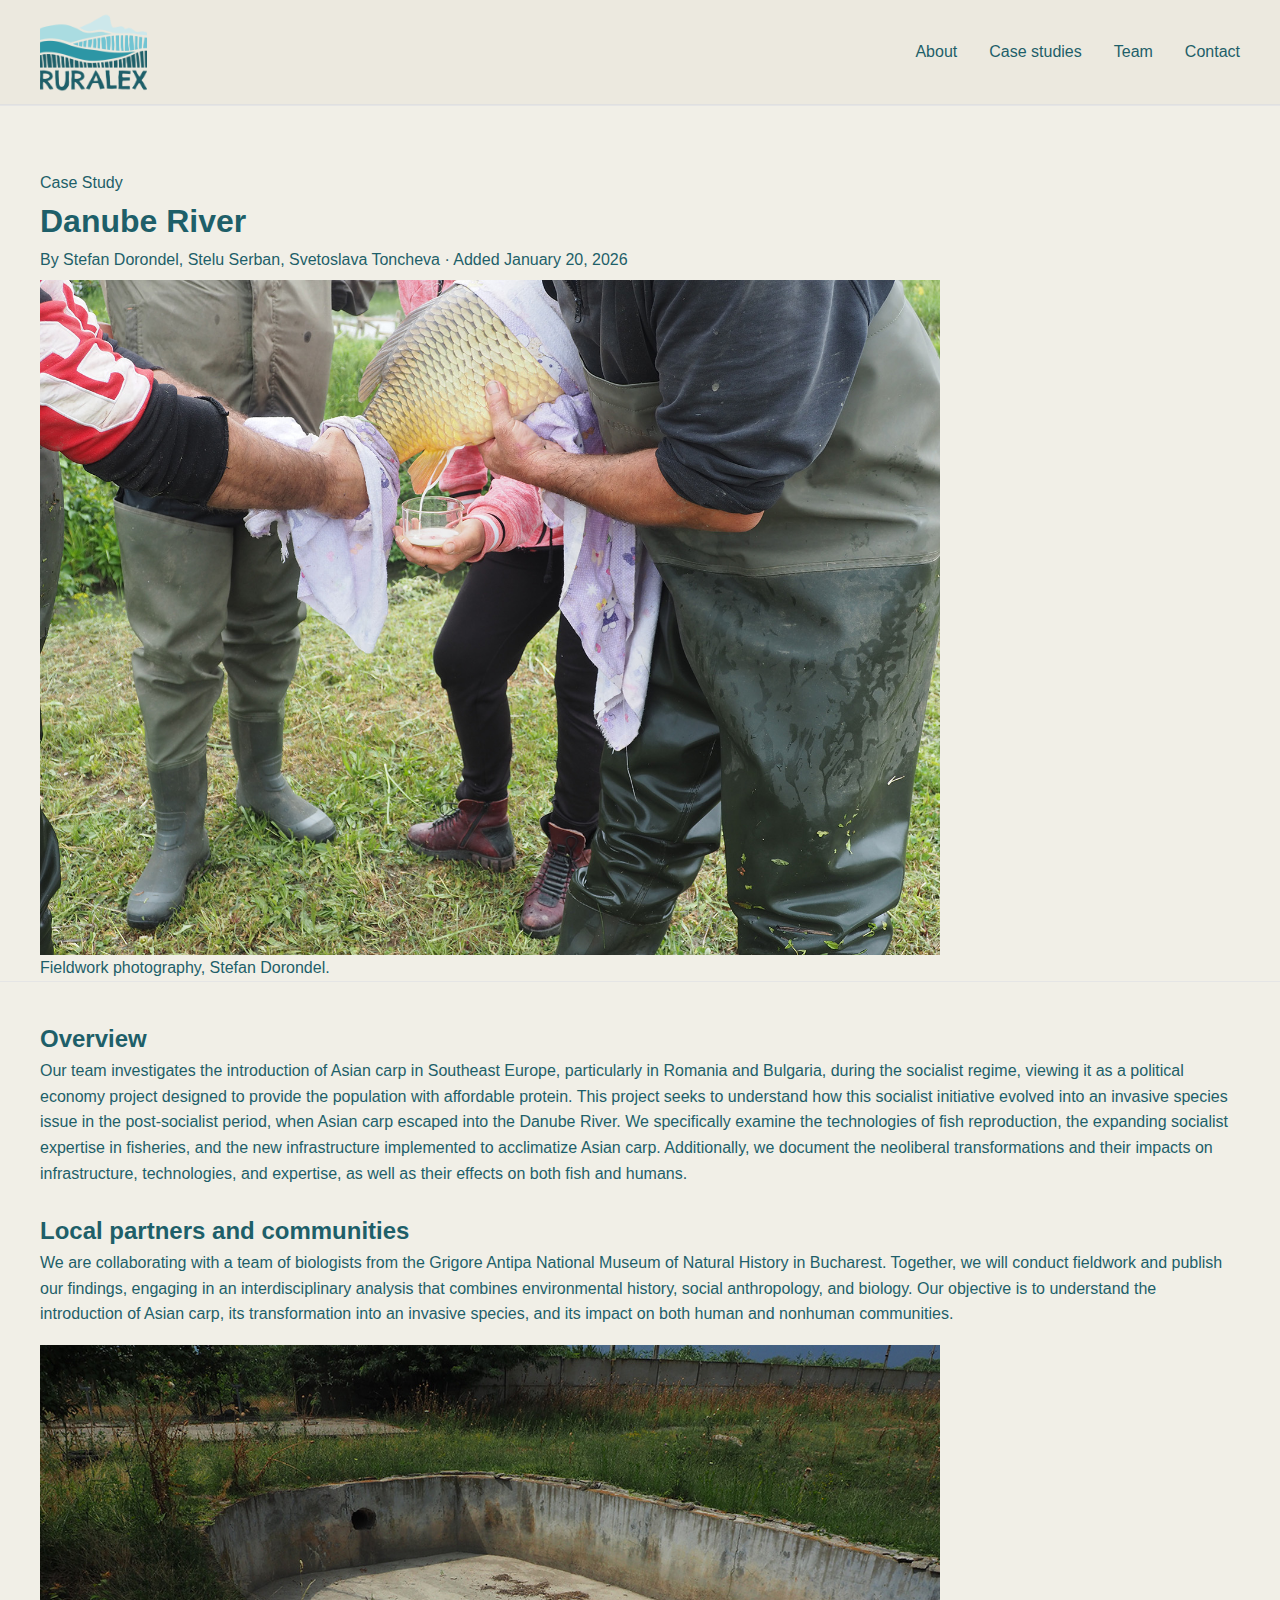
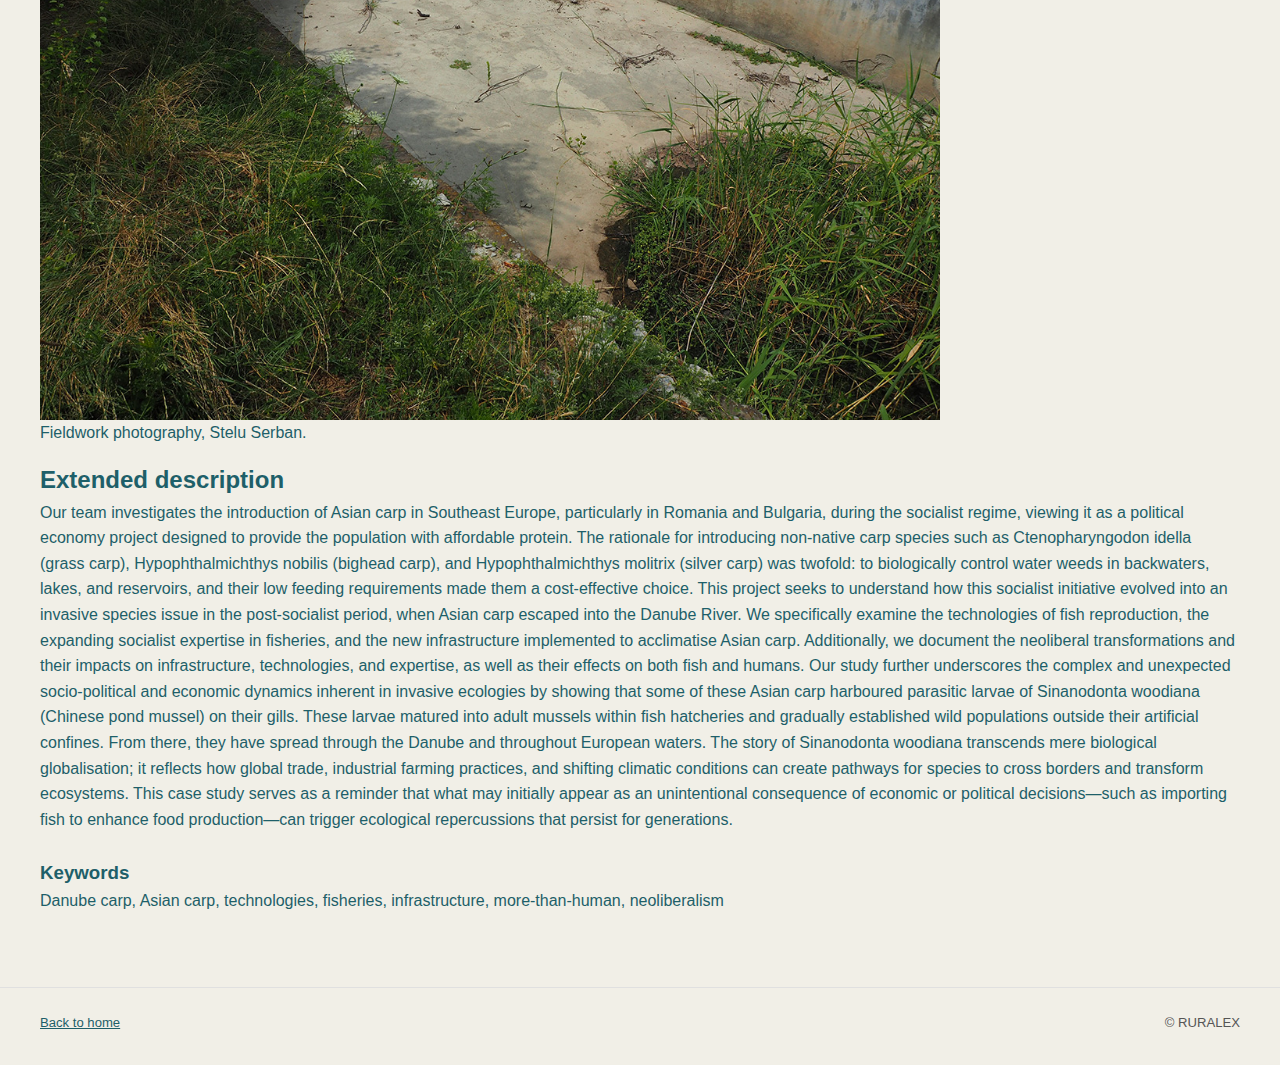
<file: case_danube.html>
<!DOCTYPE html>
<html lang="en">

<head>
    <meta charset="UTF-8" />
    <title>RURALEX</title>
    <meta name="viewport" content="width=device-width, initial-scale=1" />
    <link rel="stylesheet" href="./styles.css" />
    <link rel="icon" type="image/x-icon" href="/imgs/favicon.png">
</head>

<body>
    <div class="page">
        <!-- ===== Header ===== -->
        <header>
            <div class="container nav">
                <div class="nav-left">
                    <div class="nav-logo" aria-hidden="true">
                        <a href="./index.html"> <img src="./imgs/logo-cropped.png" alt="RURALEX logo">
                        </a>
                    </div>
                    <div class="nav-text">
                    </div>
                </div>

                <!-- Hamburger button (visible at <= 1200px) -->
                <button class="nav-toggle" aria-label="Toggle navigation" aria-expanded="false" aria-controls="primary-nav">
                    <span class="nav-toggle-bar"></span>
                    <span class="nav-toggle-bar"></span>
                    <span class="nav-toggle-bar"></span>
                </button>

                <nav aria-label="Main navigation">
                    <ul id="primary-nav" class="nav-links">
                        <li><a href="./index.html#about">About</a></li>
                        <li><a href="./index.html#case-studies">Case studies</a></li>
                        <li><a href="./index.html#team">Team</a></li>
                        <!--                        <li><a href="./index.html#news">News</a></li>-->
                        <li><a href="./index.html#contact">Contact</a></li>
                    </ul>
                </nav>
            </div>
        </header>

        <!-- Content below -->

        <main>
            <section class="post-hero">
                <div class="container post-hero-inner">
                    <div class="post-hero-meta">
                        <div class="post-kicker">Case Study</div>
                        <h1 class="post-title">Danube River</h1>
                        <div class="post-meta-line">
                            <span>By Stefan Dorondel, Stelu Serban, Svetoslava Toncheva</span>
                            <span>·</span>
                            <span>Added January 20, 2026</span>
                        </div>
                    </div>
                    <figure class="post-hero-media">
                        <!-- add link to image file and alt text below -->
                        <img class="news-main-img" src="/imgs/danube-stefan.jpg" alt="Descriptive alt text">
                        <figcaption>Fieldwork photography, Stefan Dorondel.</figcaption>
                    </figure>
                </div>
            </section>

            <section class="post-body-section">
                <div class="container post-layout">
                    <!-- Main article -->
                    <article class="post-body" aria-label="Blog post content">
                        <h2>Overview</h2>
                        <p>
                            Our team investigates the introduction of Asian carp in Southeast Europe, particularly in Romania and Bulgaria, during the socialist regime, viewing it as a political economy project designed to provide the population with affordable protein. This project seeks to understand how this socialist initiative evolved into an invasive species issue in the post-socialist period, when Asian carp escaped into the Danube River. We specifically examine the technologies of fish reproduction, the expanding socialist expertise in fisheries, and the new infrastructure implemented to acclimatize Asian carp. Additionally, we document the neoliberal transformations and their impacts on infrastructure, technologies, and expertise, as well as their effects on both fish and humans. 
                        </p>
                        <h2>Local partners and communities</h2>
                        <p>
                            We are collaborating with a team of biologists from the Grigore Antipa National Museum of Natural History in Bucharest. Together, we will conduct fieldwork and publish our findings, engaging in an interdisciplinary analysis that combines environmental history, social anthropology, and biology. Our objective is to understand the introduction of Asian carp, its transformation into an invasive species, and its impact on both human and nonhuman communities. 
                        </p>
                        
                        <figure class="post-hero-media">
                        <!-- add link to image file and alt text below -->
                        <img class="news-main-img" src="/imgs/danube-stelu.jpg" alt="Descriptive alt text">
                        <figcaption>Fieldwork photography, Stelu Serban.</figcaption>
                    </figure>
                        
                        <h2>Extended description</h2>
                        <p>
                            Our team investigates the introduction of Asian carp in Southeast Europe, particularly in Romania and Bulgaria, during the socialist regime, viewing it as a political economy project designed to provide the population with affordable protein. The rationale for introducing non-native carp species such as Ctenopharyngodon idella (grass carp), Hypophthalmichthys nobilis (bighead carp), and Hypophthalmichthys molitrix (silver carp) was twofold: to biologically control water weeds in backwaters, lakes, and reservoirs, and their low feeding requirements made them a cost-effective choice. This project seeks to understand how this socialist initiative evolved into an invasive species issue in the post-socialist period, when Asian carp escaped into the Danube River. We specifically examine the technologies of fish reproduction, the expanding socialist expertise in fisheries, and the new infrastructure implemented to acclimatise Asian carp. Additionally, we document the neoliberal transformations and their impacts on infrastructure, technologies, and expertise, as well as their effects on both fish and humans. Our study further underscores the complex and unexpected socio-political and economic dynamics inherent in invasive ecologies by showing that some of these Asian carp harboured parasitic larvae of Sinanodonta woodiana (Chinese pond mussel) on their gills. These larvae matured into adult mussels within fish hatcheries and gradually established wild populations outside their artificial confines. From there, they have spread through the Danube and throughout European waters. The story of Sinanodonta woodiana transcends mere biological globalisation; it reflects how global trade, industrial farming practices, and shifting climatic conditions can create pathways for species to cross borders and transform ecosystems. This case study serves as a reminder that what may initially appear as an unintentional consequence of economic or political decisions—such as importing fish to enhance food production—can trigger ecological repercussions that persist for generations. 
                        </p>

                        <h3>Keywords</h3>

                        <p>
                            Danube carp, Asian carp, technologies, fisheries, infrastructure, more-than-human, neoliberalism
                        </p>
                    </article>

                  
                </div>
            </section>
        </main>

        <footer>
            <div class="container footer-inner">
                <div><a href="./index.html">Back to home</a></div>
                <div>© <span id="year"></span> RURALEX</div>
            </div>
        </footer>

    </div>
</body>

</html>
</file>
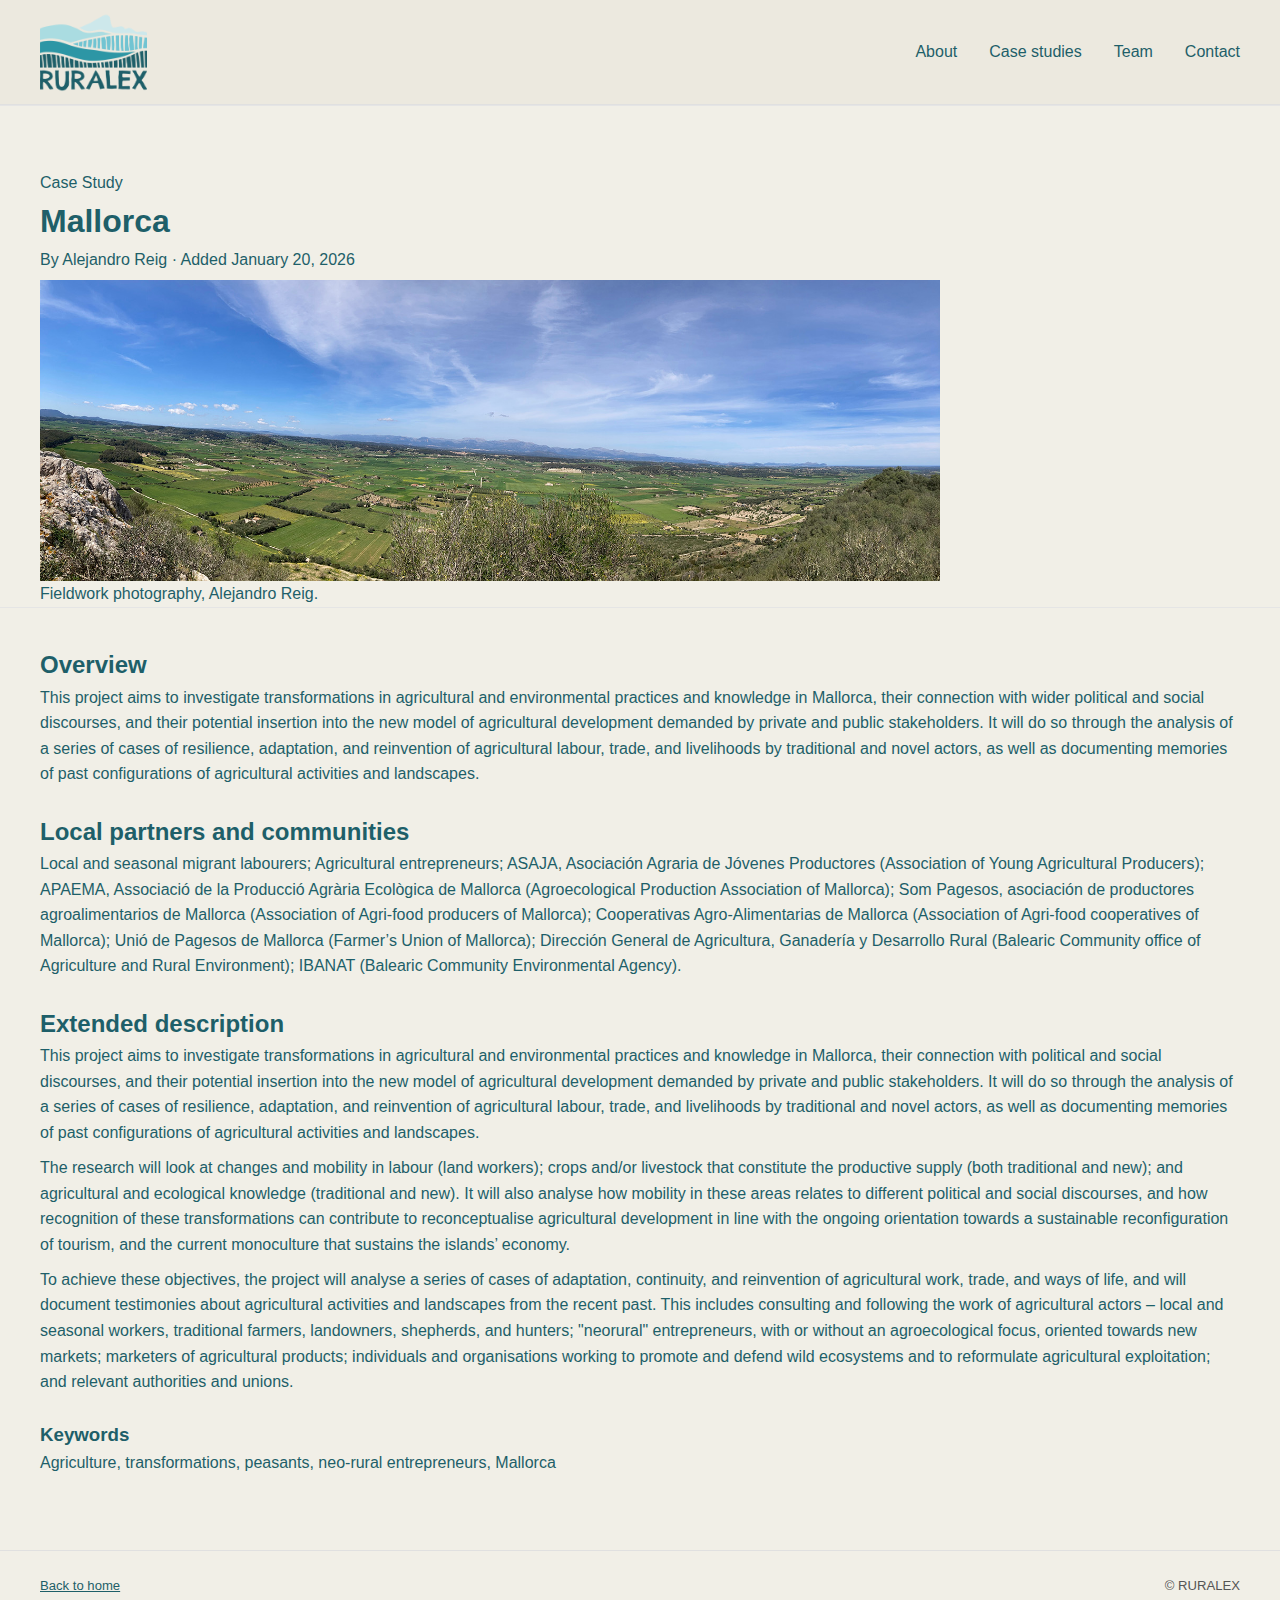
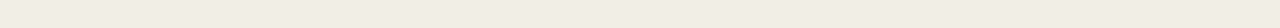
<file: case_mallorca.html>
<!DOCTYPE html>
<html lang="en">

<head>
    <meta charset="UTF-8" />
    <title>RURALEX</title>
    <meta name="viewport" content="width=device-width, initial-scale=1" />
    <link rel="stylesheet" href="./styles.css" />
    <link rel="icon" type="image/x-icon" href="/imgs/favicon.png">
</head>

<body>
    <div class="page">
        <!-- ===== Header ===== -->
        <header>
            <div class="container nav">
                <div class="nav-left">
                    <div class="nav-logo" aria-hidden="true">
                        <a href="./index.html"> <img src="./imgs/logo-cropped.png" alt="RURALEX logo">
                        </a>
                    </div>
                    <div class="nav-text">
                    </div>
                </div>

                <!-- Hamburger button (visible at <= 1200px) -->
                <button class="nav-toggle" aria-label="Toggle navigation" aria-expanded="false" aria-controls="primary-nav">
                    <span class="nav-toggle-bar"></span>
                    <span class="nav-toggle-bar"></span>
                    <span class="nav-toggle-bar"></span>
                </button>

                <nav aria-label="Main navigation">
                    <ul id="primary-nav" class="nav-links">
                        <li><a href="./index.html#about">About</a></li>
                        <li><a href="./index.html#case-studies">Case studies</a></li>
                        <li><a href="./index.html#team">Team</a></li>
                        <!--                        <li><a href="./index.html#news">News</a></li>-->
                        <li><a href="./index.html#contact">Contact</a></li>
                    </ul>
                </nav>
            </div>
        </header>

        <!-- Content below -->

        <main>
            <section class="post-hero">
                <div class="container post-hero-inner">
                    <div class="post-hero-meta">
                        <div class="post-kicker">Case Study</div>
                        <h1 class="post-title">Mallorca</h1>
                        <div class="post-meta-line">
                            <span>By Alejandro Reig</span>
                            <span>·</span>
                            <span>Added January 20, 2026</span>
                        </div>
                    </div>
                    <figure class="post-hero-media">
                        <!-- add link to image file and alt text below -->
                        <img class="news-main-img" src="/imgs/mallorca-alejandro.jpg" alt="panoramic of blue sky and sweeping fields">
                        <figcaption>Fieldwork photography, Alejandro Reig.</figcaption>
                    </figure>
                </div>
            </section>

            <section class="post-body-section">
                <div class="container post-layout">
                    <!-- Main article -->
                    <article class="post-body" aria-label="Blog post content">
                        <h2>Overview</h2>
                        <p>
                            This project aims to investigate transformations in agricultural and environmental practices and knowledge in Mallorca, their connection with wider political and social discourses, and their potential insertion into the new model of agricultural development demanded by private and public stakeholders. It will do so through the analysis of a series of cases of resilience, adaptation, and reinvention of agricultural labour, trade, and livelihoods by traditional and novel actors, as well as documenting memories of past configurations of agricultural activities and landscapes.
                        </p>
                        <h2>Local partners and communities</h2>
                        <p>
                            Local and seasonal migrant labourers; Agricultural entrepreneurs; ASAJA, Asociación Agraria de Jóvenes Productores (Association of Young Agricultural Producers); APAEMA, Associació de la Producció Agrària Ecològica de Mallorca (Agroecological Production Association of Mallorca); Som Pagesos, asociación de productores agroalimentarios de Mallorca (Association of Agri-food producers of Mallorca); Cooperativas Agro-Alimentarias de Mallorca (Association of Agri-food cooperatives of Mallorca); Unió de Pagesos de Mallorca (Farmer’s Union of Mallorca); Dirección General de Agricultura, Ganadería y Desarrollo Rural (Balearic Community office of Agriculture and Rural Environment); IBANAT (Balearic Community Environmental Agency).
                        </p>

                        <h2>Extended description</h2>
                        <p>
                            This project aims to investigate transformations in agricultural and environmental practices and knowledge in Mallorca, their connection with political and social discourses, and their potential insertion into the new model of agricultural development demanded by private and public stakeholders. It will do so through the analysis of a series of cases of resilience, adaptation, and reinvention of agricultural labour, trade, and livelihoods by traditional and novel actors, as well as documenting memories of past configurations of agricultural activities and landscapes.

                        </p>
                        <p>
                            The research will look at changes and mobility in labour (land workers); crops and/or livestock that constitute the productive supply (both traditional and new); and agricultural and ecological knowledge (traditional and new). It will also analyse how mobility in these areas relates to different political and social discourses, and how recognition of these transformations can contribute to reconceptualise agricultural development in line with the ongoing orientation towards a sustainable reconfiguration of tourism, and the current monoculture that sustains the islands’ economy.

                        </p>

                        <p>
                            To achieve these objectives, the project will analyse a series of cases of adaptation, continuity, and reinvention of agricultural work, trade, and ways of life, and will document testimonies about agricultural activities and landscapes from the recent past. This includes consulting and following the work of agricultural actors – local and seasonal workers, traditional farmers, landowners, shepherds, and hunters; "neorural" entrepreneurs, with or without an agroecological focus, oriented towards new markets; marketers of agricultural products; individuals and organisations working to promote and defend wild ecosystems and to reformulate agricultural exploitation; and relevant authorities and unions.

                        </p>

                        <h3>Keywords</h3>

                        <p>
                            Agriculture, transformations, peasants, neo-rural entrepreneurs, Mallorca

                        </p>
                    </article>


                </div>
            </section>
        </main>

        <footer>
            <div class="container footer-inner">
                <div><a href="./index.html">Back to home</a></div>
                <div>© <span id="year"></span> RURALEX</div>
            </div>
        </footer>

    </div>
</body>

</html>
</file>
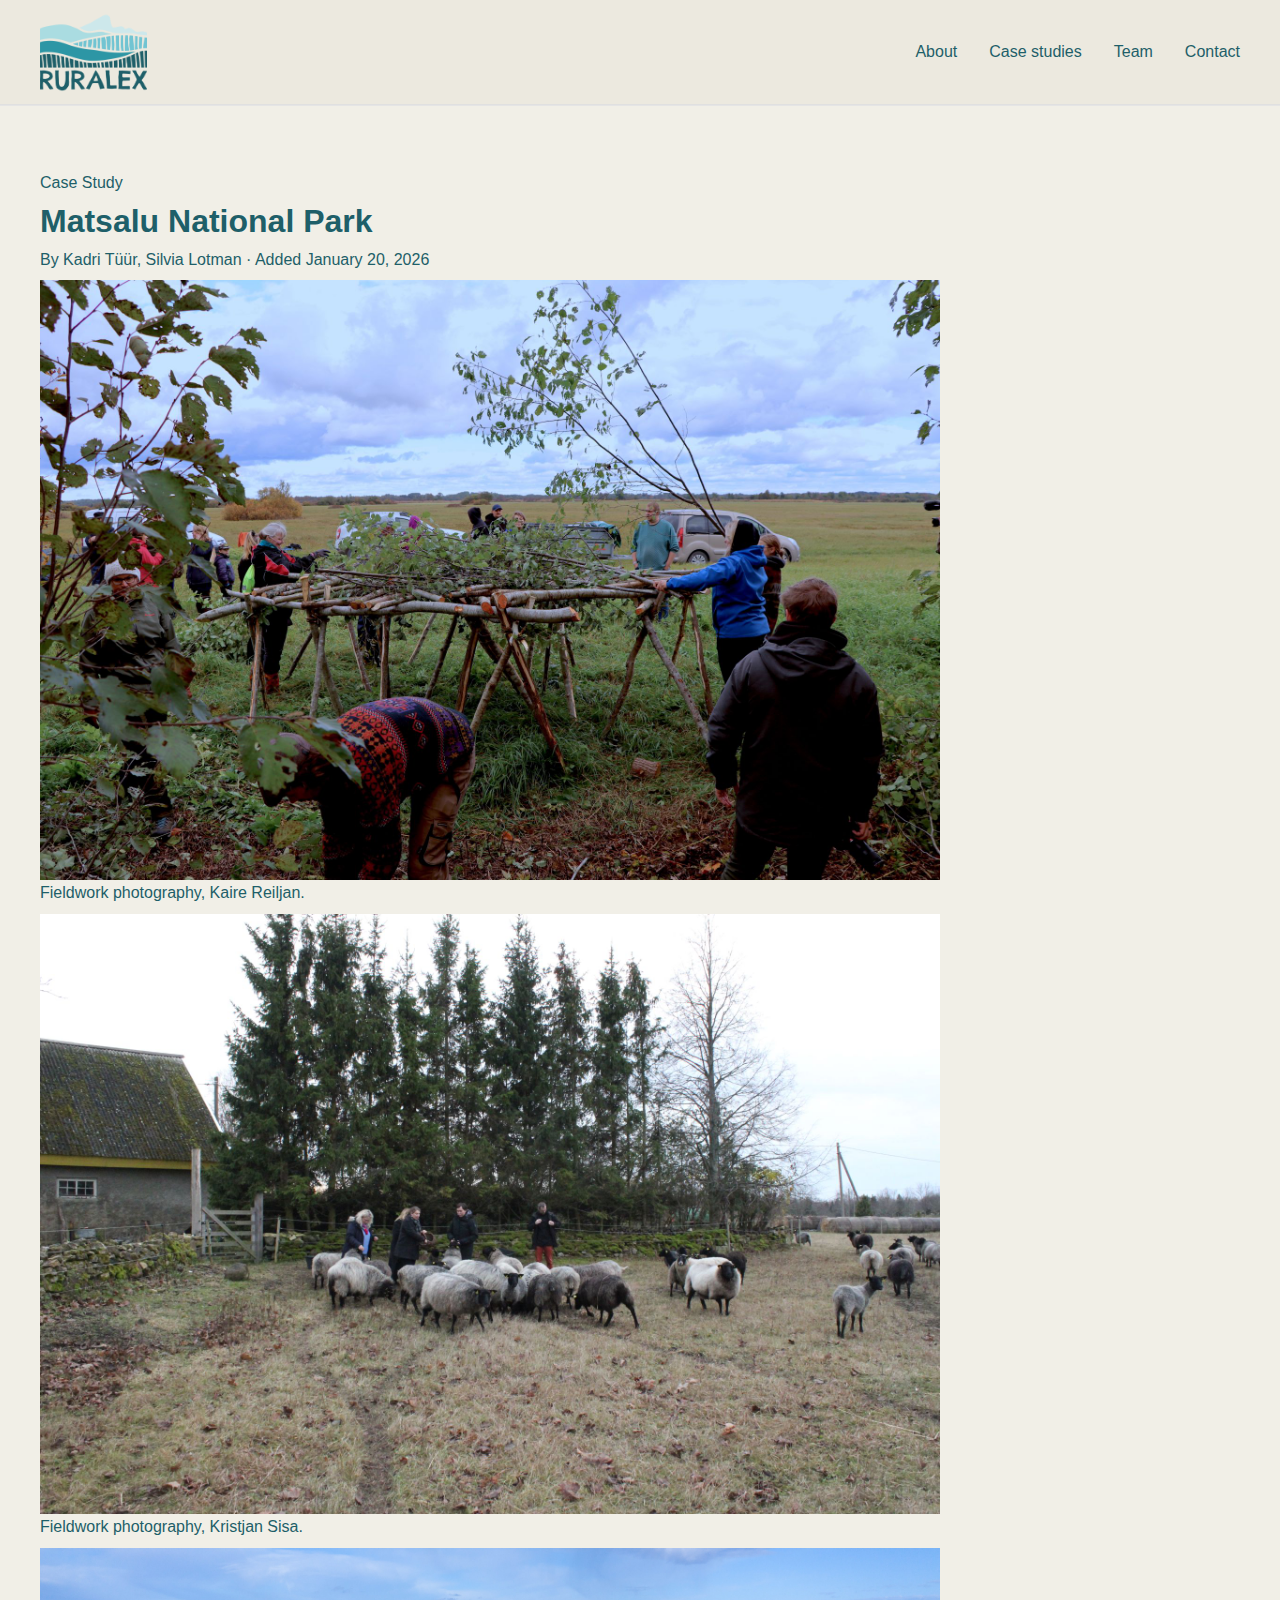
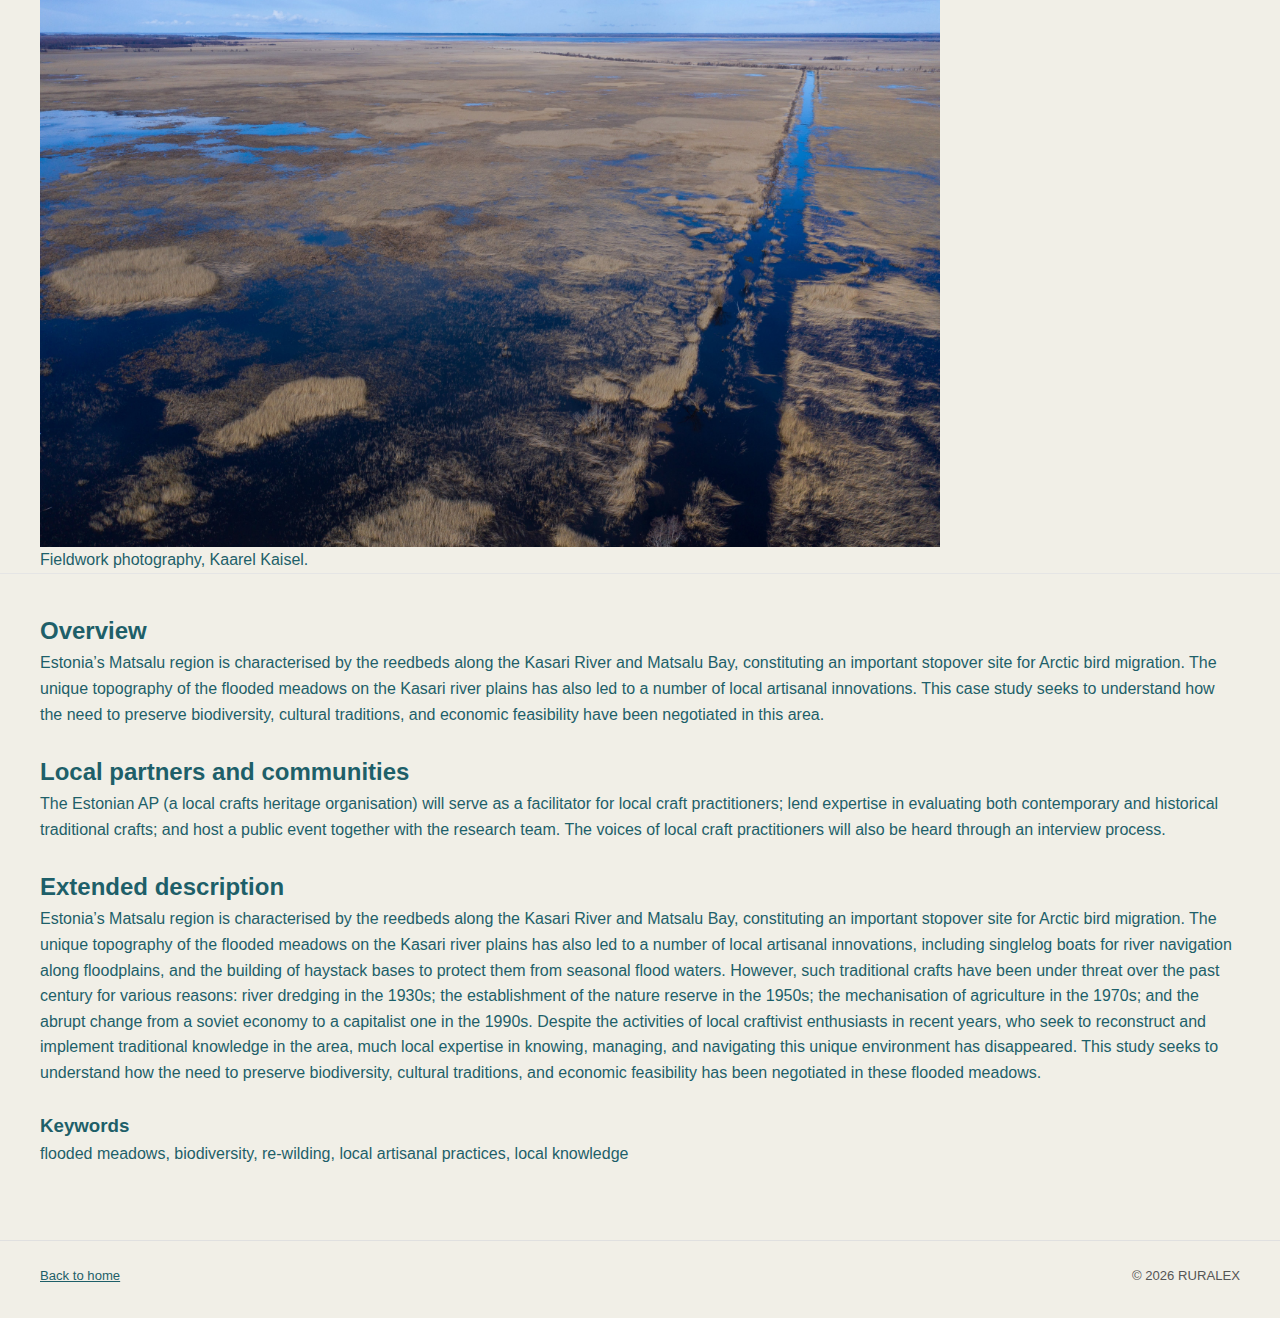
<file: case_matsalu.html>
<!DOCTYPE html>
<html lang="en">

<head>
    <meta charset="UTF-8" />
    <title>RURALEX</title>
    <meta name="viewport" content="width=device-width, initial-scale=1" />
    <link rel="stylesheet" href="./styles.css" />
    <link rel="icon" type="image/x-icon" href="/imgs/favicon.png">
</head>

<body>
    <div class="page">
        <!-- ===== Header ===== -->
        <header>
            <div class="container nav">
                <div class="nav-left">
                    <div class="nav-logo" aria-hidden="true">
                        <a href="./index.html"> <img src="./imgs/logo-cropped.png" alt="RURALEX logo">
                        </a>
                    </div>
                    <div class="nav-text">
                    </div>
                </div>

                <!-- Hamburger button (visible at <= 1200px) -->
                <button class="nav-toggle" aria-label="Toggle navigation" aria-expanded="false" aria-controls="primary-nav">
                    <span class="nav-toggle-bar"></span>
                    <span class="nav-toggle-bar"></span>
                    <span class="nav-toggle-bar"></span>
                </button>

                <nav aria-label="Main navigation">
                    <ul id="primary-nav" class="nav-links">
                        <li><a href="./index.html#about">About</a></li>
                        <li><a href="./index.html#case-studies">Case studies</a></li>
                        <li><a href="./index.html#team">Team</a></li>
                        <!--                        <li><a href="./index.html#news">News</a></li>-->
                        <li><a href="./index.html#contact">Contact</a></li>
                    </ul>
                </nav>
            </div>
        </header>

        <!-- Content below -->

        <main>
            <section class="post-hero">
                <div class="container post-hero-inner">
                    <div class="post-hero-meta">
                        <div class="post-kicker">Case Study</div>
                        <h1 class="post-title">Matsalu National Park</h1>
                        <div class="post-meta-line">
                            <span>By Kadri Tüür, Silvia Lotman</span>
                            <span>·</span>
                            <span>Added January 20, 2026</span>
                        </div>
                    </div>
                    <figure class="post-hero-media">
                        <!-- add link to image file and alt text below -->
                        <img class="news-main-img" src="/imgs/haystack-reiljan.jpg" alt="seven or more people support and construct a haystack structure in a field fringed by leafy trees" loading="lazy">
                        <figcaption>Fieldwork photography, Kaire Reiljan.</figcaption>
                    </figure>
                    <figure class="post-hero-media">
                        <!-- add link to image file and alt text below -->
                        <img class="news-main-img" src="/imgs/sheep-sisa.jpg" alt="white sheep with black faces gather in the edge of a wintry field with several human bystanders" loading="lazy">
                        <figcaption>Fieldwork photography, Kristjan Sisa.</figcaption>
                    </figure>
                    <figure class="post-hero-media">
                        <!-- add link to image file and alt text below -->
                        <img class="news-main-img" src="/imgs/wetland-kaisel.jpg" alt="majestic wetland stretches out to the horizon" loading="lazy">
                        <figcaption>Fieldwork photography, Kaarel Kaisel.</figcaption>
                    </figure>
                </div>

            </section>

            <section class="post-body-section">
                <div class="container post-layout">
                    <!-- Main article -->
                    <article class="post-body" aria-label="Blog post content">
                        <h2>Overview</h2>
                        <p>
                            Estonia’s Matsalu region is characterised by the reedbeds along the Kasari River and Matsalu Bay, constituting an important stopover site for Arctic bird migration. The unique topography of the flooded meadows on the Kasari river plains has also led to a number of local artisanal innovations. This case study seeks to understand how the need to preserve biodiversity, cultural traditions, and economic feasibility have been negotiated in this area.
                        </p>
                        <h2>Local partners and communities</h2>
                        <p>
                            The Estonian AP (a local crafts heritage organisation) will serve as a facilitator for local craft practitioners; lend expertise in evaluating both contemporary and historical traditional crafts; and host a public event together with the research team. The voices of local craft practitioners will also be heard through an interview process.
                        <h2>Extended description</h2>
                        <p>
                            Estonia’s Matsalu region is characterised by the reedbeds along the Kasari River and Matsalu Bay, constituting an important stopover site for Arctic bird migration. The unique topography of the flooded meadows on the Kasari river plains has also led to a number of local artisanal innovations, including singlelog boats for river navigation along floodplains, and the building of haystack bases to protect them from seasonal flood waters. However, such traditional crafts have been under threat over the past century for various reasons: river dredging in the 1930s; the establishment of the nature reserve in the 1950s; the mechanisation of agriculture in the 1970s; and the abrupt change from a soviet economy to a capitalist one in the 1990s. Despite the activities of local craftivist enthusiasts in recent years, who seek to reconstruct and implement traditional knowledge in the area, much local expertise in knowing, managing, and navigating this unique environment has disappeared. This study seeks to understand how the need to preserve biodiversity, cultural traditions, and economic feasibility has been negotiated in these flooded meadows.

                        </p>
                        
                        <h3>Keywords</h3>

                        <p>
                            flooded meadows, biodiversity, re-wilding, local artisanal practices, local knowledge
                        </p>
                    </article>


                </div>
            </section>
        </main>

        <footer>
            <div class="container footer-inner">
                <div><a href="./index.html">Back to home</a></div>
                <div>© <span id="year"></span> RURALEX</div>
            </div>
        </footer>

    </div>
    
     <script>
        // Footer year
        document.getElementById('year').textContent = new Date().getFullYear();

        // Hamburger toggle
        const navToggle = document.querySelector('.nav-toggle');
        const primaryNav = document.getElementById('primary-nav');

        navToggle.addEventListener('click', () => {
            const isOpen = primaryNav.classList.toggle('nav-open');
            navToggle.setAttribute('aria-expanded', isOpen ? 'true' : 'false');
        });
    </script>
</body>

</html>
</file>
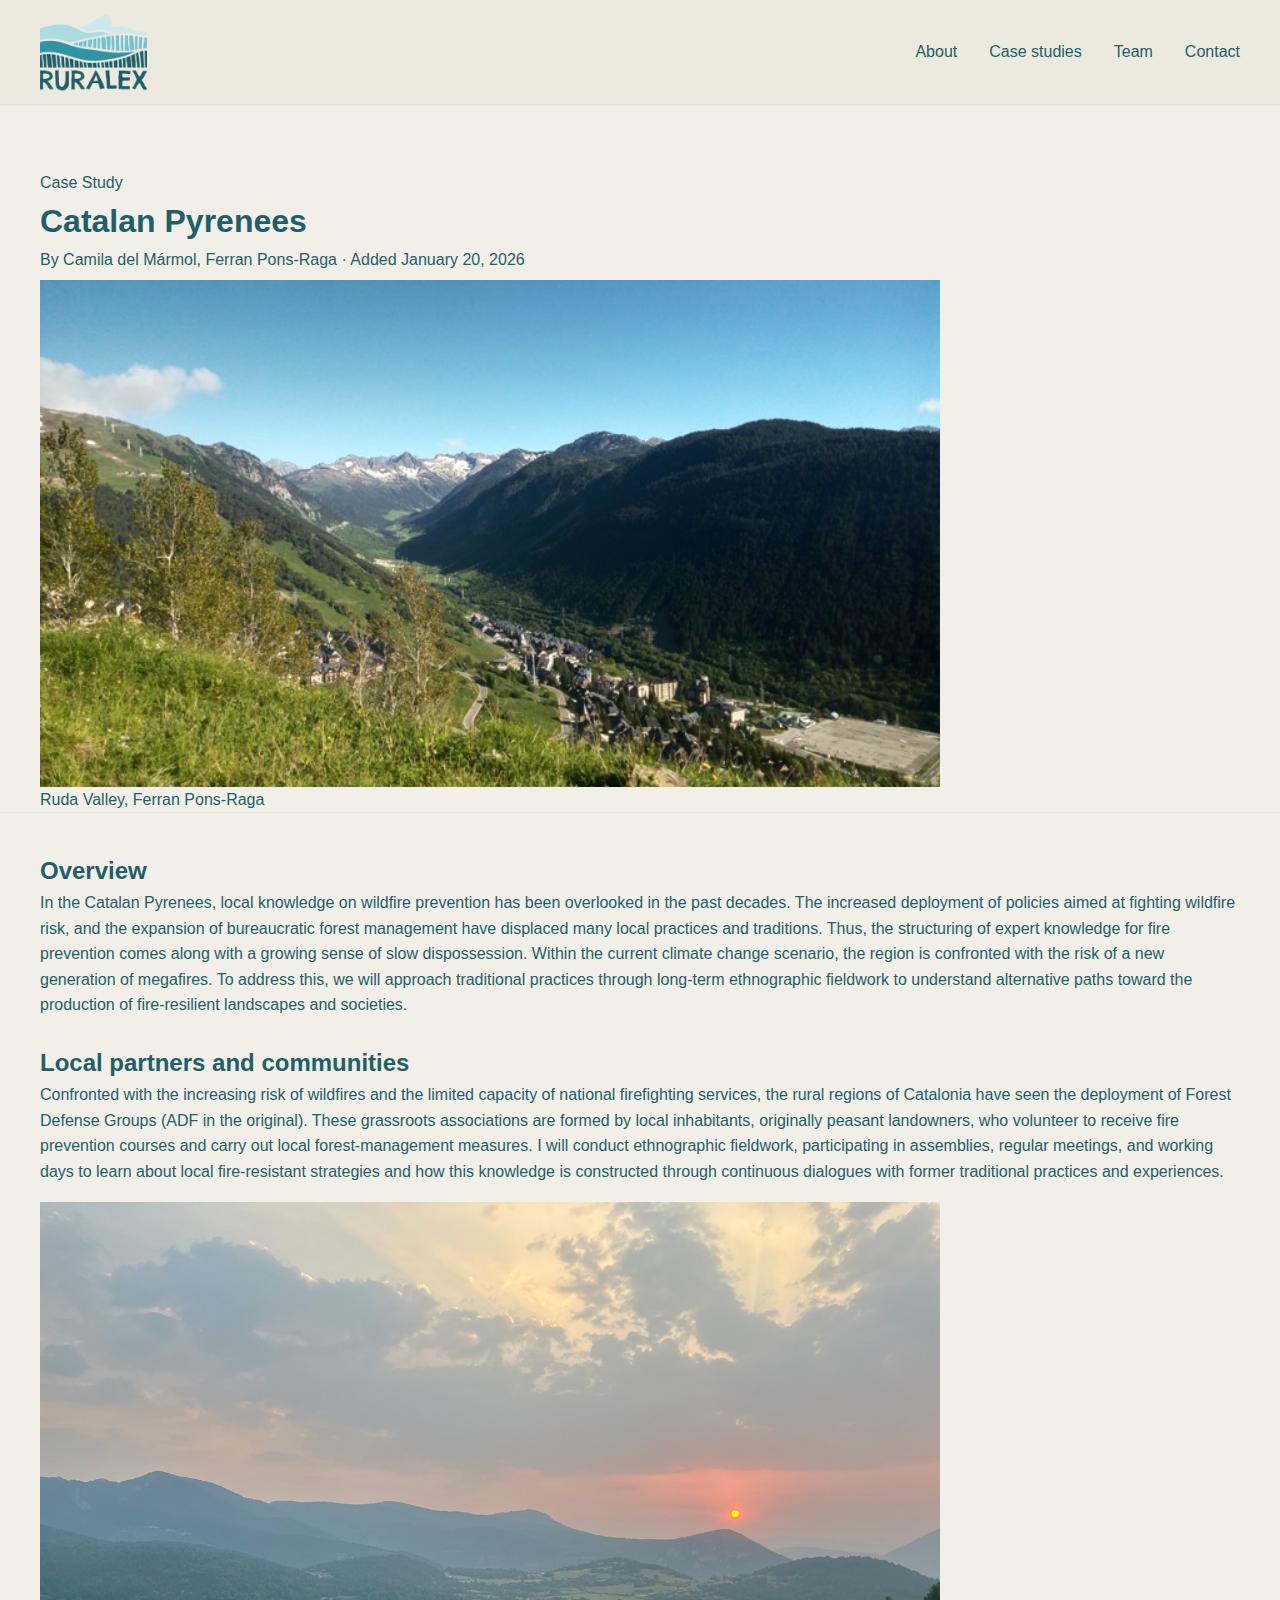
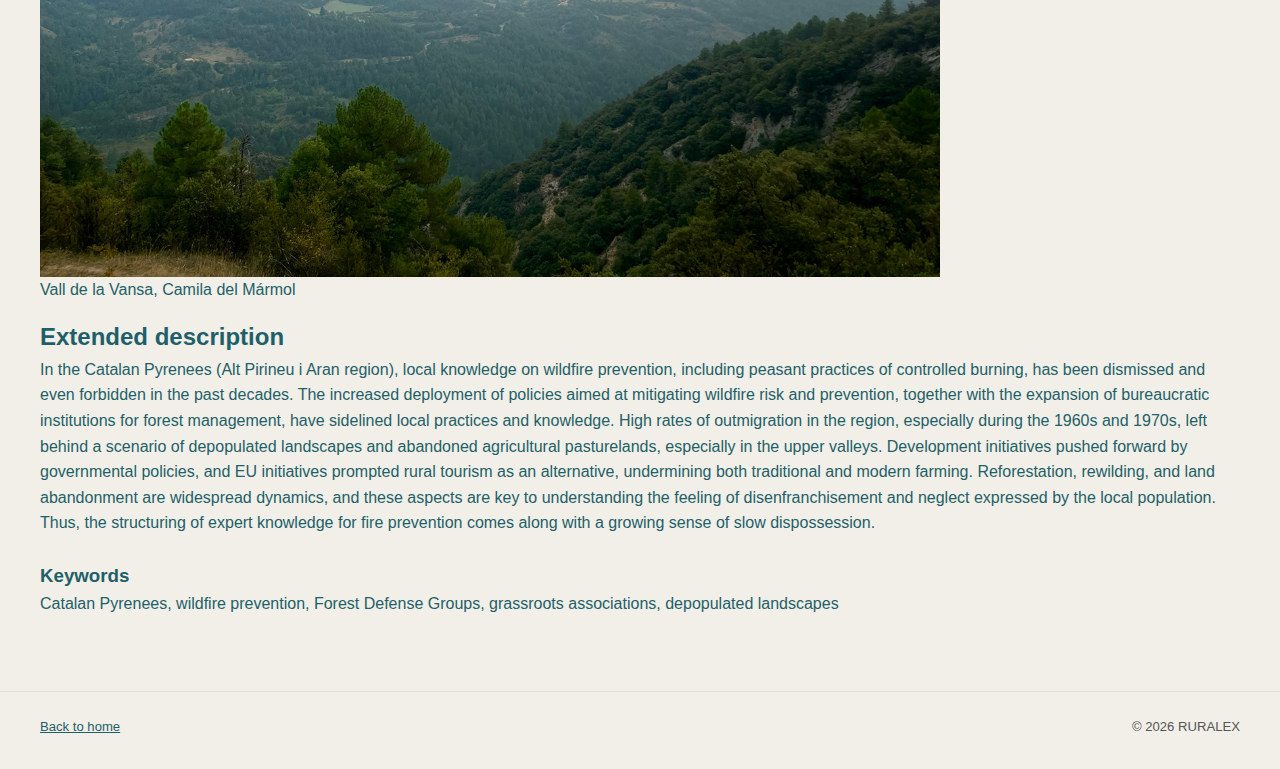
<file: case_pyrenees.html>
<!DOCTYPE html>
<html lang="en">

<head>
    <meta charset="UTF-8" />
    <title>RURALEX</title>
    <meta name="viewport" content="width=device-width, initial-scale=1" />
    <link rel="stylesheet" href="/styles.css" />
    <link rel="icon" type="image/x-icon" href="/imgs/favicon.png">
</head>

<body>
    <div class="page">
        <!-- ===== Header ===== -->
        <header>
            <div class="container nav">
                <div class="nav-left">
                    <div class="nav-logo" aria-hidden="true">
                        <a href="./index.html"> <img src="./imgs/logo-cropped.png" alt="RURALEX logo">
                        </a>
                    </div>
                    <div class="nav-text">
                    </div>
                </div>

                <!-- Hamburger button (visible at <= 1200px) -->
                <button class="nav-toggle" aria-label="Toggle navigation" aria-expanded="false" aria-controls="primary-nav">
                    <span class="nav-toggle-bar"></span>
                    <span class="nav-toggle-bar"></span>
                    <span class="nav-toggle-bar"></span>
                </button>

                <nav aria-label="Main navigation">
                    <ul id="primary-nav" class="nav-links">
                        <li><a href="./index.html#about">About</a></li>
                        <li><a href="./index.html#case-studies">Case studies</a></li>
                        <li><a href="./index.html#team">Team</a></li>
                        <!--                        <li><a href="./index.html#news">News</a></li>-->
                        <li><a href="./index.html#contact">Contact</a></li>
                    </ul>
                </nav>
            </div>
        </header>

        <!-- Content below -->

        <main>
            <section class="post-hero">
                <div class="container post-hero-inner">
                    <div class="post-hero-meta">
                        <div class="post-kicker">Case Study</div>
                        <h1 class="post-title">Catalan Pyrenees</h1>
                        <div class="post-meta-line">
                            <span>By Camila del Mármol, Ferran Pons-Raga</span>
                            <span>·</span>
                            <span>Added January 20, 2026</span>
                        </div>
                    </div>
                    <figure class="post-hero-media">
                        <!-- add link to image file and alt text below -->
                        <img class="news-main-img" src="/imgs/ruda-valley-ferran.jpg" alt="lush valley with human settlements in its basin and snow-capped mountains against a blue sky in the far distance" loading="lazy">
                        <figcaption>Ruda Valley, Ferran Pons-Raga</figcaption>
                    </figure>
                </div>
            </section>

            <section class="post-body-section">
                <div class="container post-layout">
                    <!-- Main article -->
                    <article class="post-body" aria-label="Blog post content">
                        <h2>Overview</h2>
                        <p>
                            In the Catalan Pyrenees, local knowledge on wildfire prevention has been overlooked in the past decades. The increased deployment of policies aimed at fighting wildfire risk, and the expansion of bureaucratic forest management have displaced many local practices and traditions. Thus, the structuring of expert knowledge for fire prevention comes along with a growing sense of slow dispossession. Within the current climate change scenario, the region is confronted with the risk of a new generation of megafires. To address this, we will approach traditional practices through long-term ethnographic fieldwork to understand alternative paths toward the production of fire-resilient landscapes and societies.
                        </p>
                        <h2>Local partners and communities</h2>
                        <p>
                            Confronted with the increasing risk of wildfires and the limited capacity of national firefighting services, the rural regions of Catalonia have seen the deployment of Forest Defense Groups (ADF in the original). These grassroots associations are formed by local inhabitants, originally peasant landowners, who volunteer to receive fire prevention courses and carry out local forest-management measures. I will conduct ethnographic fieldwork, participating in assemblies, regular meetings, and working days to learn about local fire-resistant strategies and how this knowledge is constructed through continuous dialogues with former traditional practices and experiences.
                        </p>

                        <figure class="post-hero-media">
                            <!-- add link to image file and alt text below -->
                            <img class="news-main-img" src="/imgs/vall-de-la-vansa-camila.jpg" alt="misty mountainous landscape with red sunset" loading="lazy">
                            <figcaption>Vall de la Vansa, Camila del Mármol</figcaption>
                        </figure>

                        <h2>Extended description</h2>
                        <p>
                            In the Catalan Pyrenees (Alt Pirineu i Aran region), local knowledge on wildfire prevention, including peasant practices of controlled burning, has been dismissed and even forbidden in the past decades. The increased deployment of policies aimed at mitigating wildfire risk and prevention, together with the expansion of bureaucratic institutions for forest management, have sidelined local practices and knowledge. High rates of outmigration in the region, especially during the 1960s and 1970s, left behind a scenario of depopulated landscapes and abandoned agricultural pasturelands, especially in the upper valleys. Development initiatives pushed forward by governmental policies, and EU initiatives prompted rural tourism as an alternative, undermining both traditional and modern farming. Reforestation, rewilding, and land abandonment are widespread dynamics, and these aspects are key to understanding the feeling of disenfranchisement and neglect expressed by the local population. Thus, the structuring of expert knowledge for fire prevention comes along with a growing sense of slow dispossession.
                        </p>

                        <h3>Keywords</h3>
                        <p>
                            Catalan Pyrenees, wildfire prevention, Forest Defense Groups, grassroots associations, depopulated landscapes
                        </p>

                    </article>

                    <!-- Sidebar -->
                    <!--
                    <aside class="post-sidebar" aria-label="Sidebar">
                        <section class="sidebar-block">
                            <hr>
                            <h2 class="sidebar-title">Researcher profiles</h2>
                            <p>
                                This research is conducted by...
                            </p>
                        </section>

                    </aside>
-->
                </div>
            </section>
        </main>

        <footer>
            <div class="container footer-inner">
                <div><a href="./index.html">Back to home</a></div>
                <div>© <span id="year"></span> RURALEX</div>
            </div>
        </footer>

    </div>

    <script>
        // Footer year
        document.getElementById('year').textContent = new Date().getFullYear();

        // Hamburger toggle
        const navToggle = document.querySelector('.nav-toggle');
        const primaryNav = document.getElementById('primary-nav');

        navToggle.addEventListener('click', () => {
            const isOpen = primaryNav.classList.toggle('nav-open');
            navToggle.setAttribute('aria-expanded', isOpen ? 'true' : 'false');
        });
    </script>
</body></html>
</file>
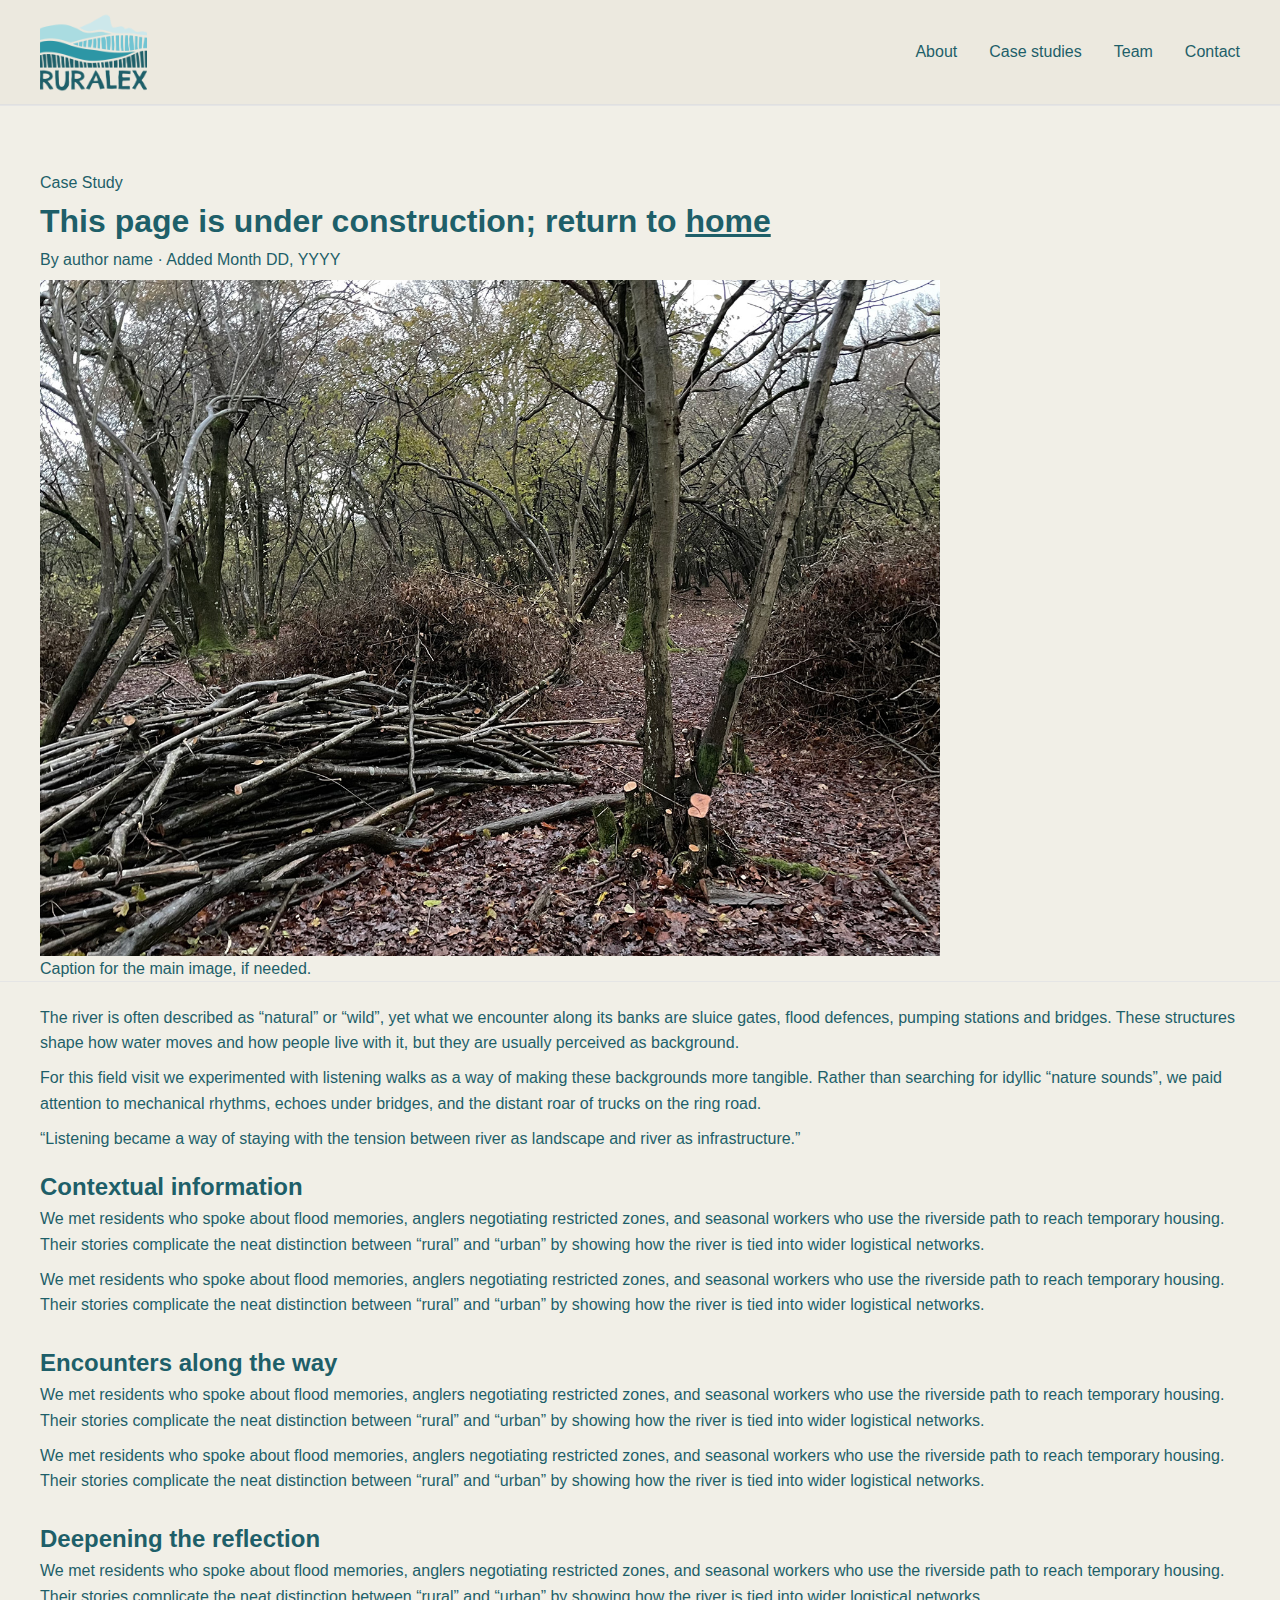
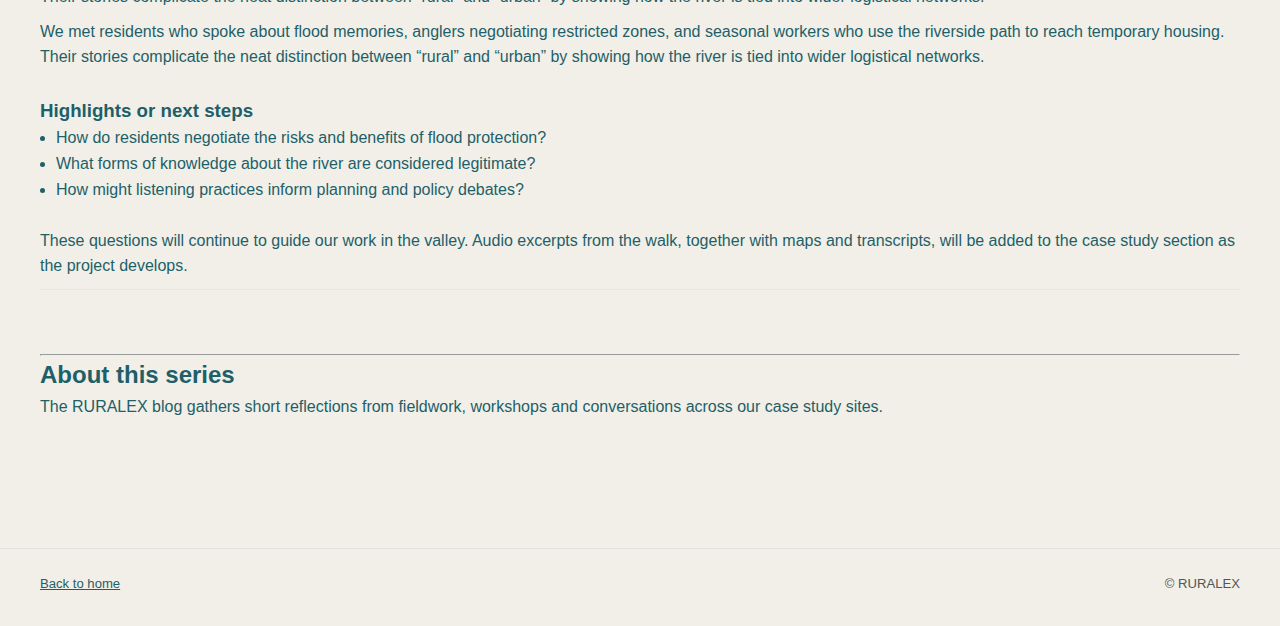
<file: template.html>
<!DOCTYPE html>
<html lang="en">

<head>
    <meta charset="UTF-8" />
    <title>RURALEX</title>
    <meta name="viewport" content="width=device-width, initial-scale=1" />
    <link rel="stylesheet" href="./styles.css" />
    <link rel="icon" type="image/x-icon" href="/imgs/favicon.png">
</head>

<body>
    <div class="page">
        <!-- ===== Header ===== -->
        <header>
            <div class="container nav">
                <div class="nav-left">
                    <div class="nav-logo" aria-hidden="true">
                        <a href="./index.html"> <img src="./imgs/logo-cropped.png" alt="RURALEX logo">
                        </a>
                    </div>
                    <div class="nav-text">
                    </div>
                </div>

                <!-- Hamburger button (visible at <= 1200px) -->
                <button class="nav-toggle" aria-label="Toggle navigation" aria-expanded="false" aria-controls="primary-nav">
                    <span class="nav-toggle-bar"></span>
                    <span class="nav-toggle-bar"></span>
                    <span class="nav-toggle-bar"></span>
                </button>

                <nav aria-label="Main navigation">
                    <ul id="primary-nav" class="nav-links">
                        <li><a href="./index.html#about">About</a></li>
                        <li><a href="./index.html#case-studies">Case studies</a></li>
                        <li><a href="./index.html#team">Team</a></li>
                        <!--                        <li><a href="./index.html#news">News</a></li>-->
                        <li><a href="./index.html#contact">Contact</a></li>
                    </ul>
                </nav>
            </div>
        </header>

        <!-- Content below -->

        <main>
            <section class="post-hero">
                <div class="container post-hero-inner">
                    <div class="post-hero-meta">
                        <div class="post-kicker">Case Study</div>
                        <h1 class="post-title">This page is under construction; return to <a href="./index.html">home</a></h1>
                        <div class="post-meta-line">
                            <span>By author name</span>
                            <span>·</span>
                            <span>Added Month DD, YYYY</span>
                        </div>
                    </div>
                    <figure class="post-hero-media">
                        <!-- add link to image file and alt text below -->
                        <img class="news-main-img" src="/imgs/coppice-sabin.jpg" alt="Descriptive alt text">
                        <figcaption>Caption for the main image, if needed.</figcaption>
                    </figure>
                </div>
            </section>

            <section class="post-body-section">
                <div class="container post-layout">
                    <!-- Main article -->
                    <article class="post-body" aria-label="Blog post content">
                        <p>
                            The river is often described as “natural” or “wild”, yet what we encounter along
                            its banks are sluice gates, flood defences, pumping stations and bridges. These
                            structures shape how water moves and how people live with it, but they are
                            usually perceived as background.
                        </p>
                        <p>
                            For this field visit we experimented with listening walks as a way of making
                            these backgrounds more tangible. Rather than searching for idyllic “nature
                            sounds”, we paid attention to mechanical rhythms, echoes under bridges, and the
                            distant roar of trucks on the ring road.
                        </p>

                        <blockquote class="post-pullquote">
                            “Listening became a way of staying with the tension between river as landscape
                            and river as infrastructure.”
                        </blockquote>

                        <h2>Contextual information</h2>
                        <p>
                            We met residents who spoke about flood memories, anglers negotiating restricted
                            zones, and seasonal workers who use the riverside path to reach temporary
                            housing. Their stories complicate the neat distinction between “rural” and
                            “urban” by showing how the river is tied into wider logistical networks.
                        </p>

                        <p>
                            We met residents who spoke about flood memories, anglers negotiating restricted
                            zones, and seasonal workers who use the riverside path to reach temporary
                            housing. Their stories complicate the neat distinction between “rural” and
                            “urban” by showing how the river is tied into wider logistical networks.
                        </p>

                        <h2>Encounters along the way</h2>
                        <p>
                            We met residents who spoke about flood memories, anglers negotiating restricted
                            zones, and seasonal workers who use the riverside path to reach temporary
                            housing. Their stories complicate the neat distinction between “rural” and
                            “urban” by showing how the river is tied into wider logistical networks.
                        </p>

                        <p>
                            We met residents who spoke about flood memories, anglers negotiating restricted
                            zones, and seasonal workers who use the riverside path to reach temporary
                            housing. Their stories complicate the neat distinction between “rural” and
                            “urban” by showing how the river is tied into wider logistical networks.
                        </p>

                        <h2>Deepening the reflection</h2>
                        <p>
                            We met residents who spoke about flood memories, anglers negotiating restricted
                            zones, and seasonal workers who use the riverside path to reach temporary
                            housing. Their stories complicate the neat distinction between “rural” and
                            “urban” by showing how the river is tied into wider logistical networks.
                        </p>

                        <p>
                            We met residents who spoke about flood memories, anglers negotiating restricted
                            zones, and seasonal workers who use the riverside path to reach temporary
                            housing. Their stories complicate the neat distinction between “rural” and
                            “urban” by showing how the river is tied into wider logistical networks.
                        </p>

                        <h3>Highlights or next steps</h3>
                        <ul>
                            <li>How do residents negotiate the risks and benefits of flood protection?</li>
                            <li>What forms of knowledge about the river are considered legitimate?</li>
                            <li>How might listening practices inform planning and policy debates?</li>
                        </ul>
                        <br>

                        <p>
                            These questions will continue to guide our work in the valley. Audio excerpts
                            from the walk, together with maps and transcripts, will be added to the case
                            study section as the project develops.
                        </p>
                    </article>

                    <!-- Sidebar -->
                    <aside class="post-sidebar" aria-label="Sidebar">
                        <section class="sidebar-block">
                            <hr>
                            <h2 class="sidebar-title">About this series</h2>
                            <p>
                                The RURALEX blog gathers short reflections from fieldwork, workshops and
                                conversations across our case study sites.
                            </p>
                        </section>

                    </aside>
                </div>
            </section>
        </main>

        <footer>
            <div class="container footer-inner">
                <div><a href="./index.html">Back to home</a></div>
                <div>© <span id="year"></span> RURALEX</div>
            </div>
        </footer>

    </div>
</body>

</html>
</file>
<file: styles.css>
/* ===== Colour palette ===== */
:root {
    --c1: #1e5f69;
    --c2: #2d96a5;
    --c3: #6ec3d2;
    --c4: #aadce1;
    --c5: #cde8eb;

    --text: #222222;
    --muted: #555555;
    --border: #d0d0d0;

    --max-width: 1200px;
}

* {
    box-sizing: border-box;
    margin: 0;
    padding: 0;
}

html {
    scroll-behavior: smooth;
}

body {
    font-family: Trebuchet, -apple-system, BlinkMacSystemFont, "Segoe UI",
        sans-serif;
    color: var(--text);
    background: #F1EFE7;
    line-height: 1.6;
    color: #1e5f69;
}

a {
    color: var(--c1);
}

a:hover {
    text-decoration: underline;
}

img {
    max-width: 100%;
    height: auto;
    display: block;
}

.page {
    min-height: 100vh;
    display: flex;
    flex-direction: column;
}

.container {
    width: min(100% - 2.5rem, var(--max-width));
    margin-inline: auto;
}

section {
    padding: 4rem 0;
    border-top: 1px solid #e5e5e5;
}

.section-header {
    padding-top: 1rem;
    margin-bottom: 2rem;
}

.section-kicker {
    font-size: 0.8rem;
    letter-spacing: 0.12em;
    text-transform: uppercase;
    color: var(--c2);
    margin-bottom: 0.4rem;
}

.section-title {
    font-size: clamp(1.8rem, 2.3vw + 1rem, 2.6rem);
    margin-bottom: 0.5rem;
    font-weight: 350;
}

.section-subtitle {
    color: var(--muted);
    font-size: 0.95rem;
    width: 45%;
}

.grid {
    display: grid;
    gap: 1.5rem;
}

@media (min-width: 768px) {
    .grid-2 {
        grid-template-columns: repeat(2, minmax(0, 1fr));
    }

    .grid-3 {
        grid-template-columns: repeat(3, minmax(0, 1fr));
    }

    .grid-4 {
        grid-template-columns: repeat(4, minmax(0, 1fr));
    }
}

.responsive-columns {
    column-count: 2;
    gap: 4.5rem;
}

.justify {
    text-align: justify;
}

/* ===== Header / Nav ===== */

header {
    border-bottom: 1px solid #e0e0e0;
    background: #ece9df;
    position: sticky;
    top: 0;
    z-index: 10;
}

.nav {
    display: flex;
    align-items: center;
    justify-content: space-between;
    padding: 0.75rem 0;
    gap: 1rem;
}

.nav a {
    text-decoration: none;
}

.nav-left {
    display: flex;
    align-items: center;
    gap: 0.75rem;
}

.nav-logo img {
    height: 80px;
    width: auto;
}

.nav-text-title {
    font-weight: 600;
    letter-spacing: 0.12em;
    text-transform: uppercase;
    font-size: 0.9rem;
}

.nav-text-subtitle {
    font-size: 0.8rem;
    color: var(--muted);
}

/* nav links base */
.nav-links {
    list-style: none;
}

/* Hamburger button */
.nav-toggle {
    display: none;
    background: transparent;
    border: 1px solid var(--border);
    padding: 0.4rem 0.5rem;
    cursor: pointer;
}

.nav-toggle-bar {
    display: block;
    width: 20px;
    height: 2px;
    background: #1e5f69;
    margin: 3px 0;
}

/* Desktop nav (width > 1200px) */
@media (min-width: 1201px) {
    nav {
        margin-left: auto;
    }

    .nav-links {
        display: flex;
        flex-wrap: wrap;
        gap: 2rem;
        font-size: 1rem;
    }

    .nav-links li a {
        padding: 0.25rem 0;
        border-bottom: 2px solid transparent;
    }

    .nav-links li a:hover {
        border-bottom-color: var(--c3);
        text-decoration: none;
    }
}

/* Mobile / tablet nav (width <= 1200px) */
@media (max-width: 1200px) {
    .nav {
        flex-wrap: wrap;
        align-items: center;
    }

    .nav-toggle {
        display: block;
    }

    nav {
        width: 100%;
    }

    .nav-links {
        display: none;
        flex-direction: column;
        gap: 0;
        margin-top: 0.75rem;
        border-top: 1px solid #e5e5e5;
    }

    .nav-links li a {
        display: block;
        padding: 0.9rem 0.8rem;
        font-size: 1.2rem;
    }

    .nav-links.nav-open {
        display: flex;
    }
}

/* ===== Hero ===== */


.hero {
    padding: 3.5rem 0 3rem;
    background-color: #1e5f69;
}

.hero-layout {
    display: grid;
    gap: 1rem;
    min-height: 70vh;
}

@media (min-width: 900px) {
    .hero-layout {
        grid-template-columns: 3fr 2fr;
        align-items: center;
    }
}

.hero-title {
    font-size: clamp(2.2rem, 3vw + 1.6rem, 3.1rem);
    line-height: 1.2;
    margin-bottom: 1.6rem;
    font-weight: 300;
    color: floralwhite;
}

.hero-lede {
    /*    color: var(--muted);*/
    color: floralwhite;
    font-size: 1rem;
    max-width: 34rem;
    margin-bottom: 1rem;
    margin-left: 0.3rem;
}

.hero-tagline {
    text-transform: uppercase;
    letter-spacing: 0.2em;
    font-size: 0.8rem;
    /*    color: var(--c2);*/
    color: #cde8eb;
    margin-bottom: 0.4rem;
}

.hero-meta {
    margin-top: 1.2rem;
    font-size: 0.9rem;
    /*    color: var(--muted);*/
    color: #cde8eb;
    border-left: 3px solid var(--c3);
    padding-left: 0.8rem;
}

.hero-visual {
    display: flex;
    align-items: center;
    justify-content: center;
}

/* ===== About ===== */

.about-text {
    color: var(--text);
    display: grid;
    gap: 1rem;
}
@media (max-width: 900px) {
    .responsive-columns {
        column-count: 1;
    }
    .section-subtitle {
        width: 100%;
    }
}

/* ===== Case Studies ===== */

#case-studies {
    background-color: #cde8eb;
}

.case-grid {
    display: grid;
    gap: 1.5rem;
}

@media (min-width: 600px) {
    .case-grid {
        grid-template-columns: repeat(2, minmax(0, 1fr));
    }
}

@media (min-width: 1024px) {
    .case-grid {
        grid-template-columns: repeat(4, minmax(0, 1fr));
    }
}

.case-card {
    padding: 1rem;
    display: flex;
    flex-direction: column;
    gap: 0.4rem;
    background: #ffffff;
}

.case-title {
    font-weight: 600;
}

.case-location {
    font-size: 0.84rem;
    color: var(--muted);
}

.case-description {
    font-size: 0.9rem;
    margin-top: 0.3rem;
    flex-grow: 1;
}

.case-link {
    font-size: 0.83rem;
    margin-top: 0.6rem;
}

/* ===== Team ===== */

.team-grid {
    display: grid;
    gap: 0.75rem;
    border: 1px solid #e3e3e3;
    padding: 1rem 0;
}

@media (min-width: 600px) {
    .team-grid {
        grid-template-columns: repeat(2, minmax(0, 1fr));
    }
}

@media (min-width: 900px) {
    .team-grid {
        grid-template-columns: repeat(3, minmax(0, 1fr));
    }
}

.team-profile {
    max-width: 180px;
    border-radius: 50%;
    padding-bottom: 0.5rem;
    justify-self: center;
}

.team-member {
    padding-bottom: 1rem;
    text-align: center;
}

.team-name {
    font-weight: 600;
    font-size: 0.96rem;
}

.team-role {
    font-size: 0.86rem;
    color: var(--muted);
}

.team-affiliation {
    font-size: 0.84rem;
}

/* ===== News ===== */

#news {
    background-color: #cde8eb;
}

.news-list {
    display: flex;
    flex-direction: column;
    gap: 2rem;
    align-items: left;
}

.news-post {
    border: 1px solid var(--border);
    padding: 1.5rem;
    width: 100%;
    max-width: 1600px;
    background: #ffffff;
}

.news-meta {
    font-size: 0.82rem;
    color: var(--muted);
    margin-bottom: 0.4rem;
    text-transform: uppercase;
    letter-spacing: 0.12em;
}

.news-title {
    font-size: 1.3rem;
    margin-bottom: 0.4rem;
}

.news-excerpt {
    font-size: 0.95rem;
    margin-bottom: 0.6rem;
}

.news-link {
    font-size: 0.86rem;
}

.news-main-img {
    padding-top: 0.5rem;
    width: 75%;
}

@media (max-width: 768px) {
    .news-post {
        width: 90%;
    }

    .news-main-img {
        width: 100%;
    }
}

.post-body-section {
    padding-top: 1.4rem;
}

.post-hero {
    padding-bottom: 0;
}

.post-body h2,
.post-body h3 {
    padding-top: 1rem;
}

.post-body ul {
    margin-left: 1rem;
}

.post-body p {
    padding-bottom: 0.6rem;
}

/* ===== Contact ==== */

/*
#contact {
    background-color: #cde8eb;
}
*/

/* ===== Footer ===== */

footer {
    border-top: 1px solid #e0e0e0;
    padding: 1.5rem 0 2rem;
    font-size: 0.82rem;
    color: var(--muted);
}

.footer-inner {
    display: flex;
    justify-content: space-between;
    align-items: center;
    gap: 0.75rem;
    flex-wrap: wrap;
}
</file>
